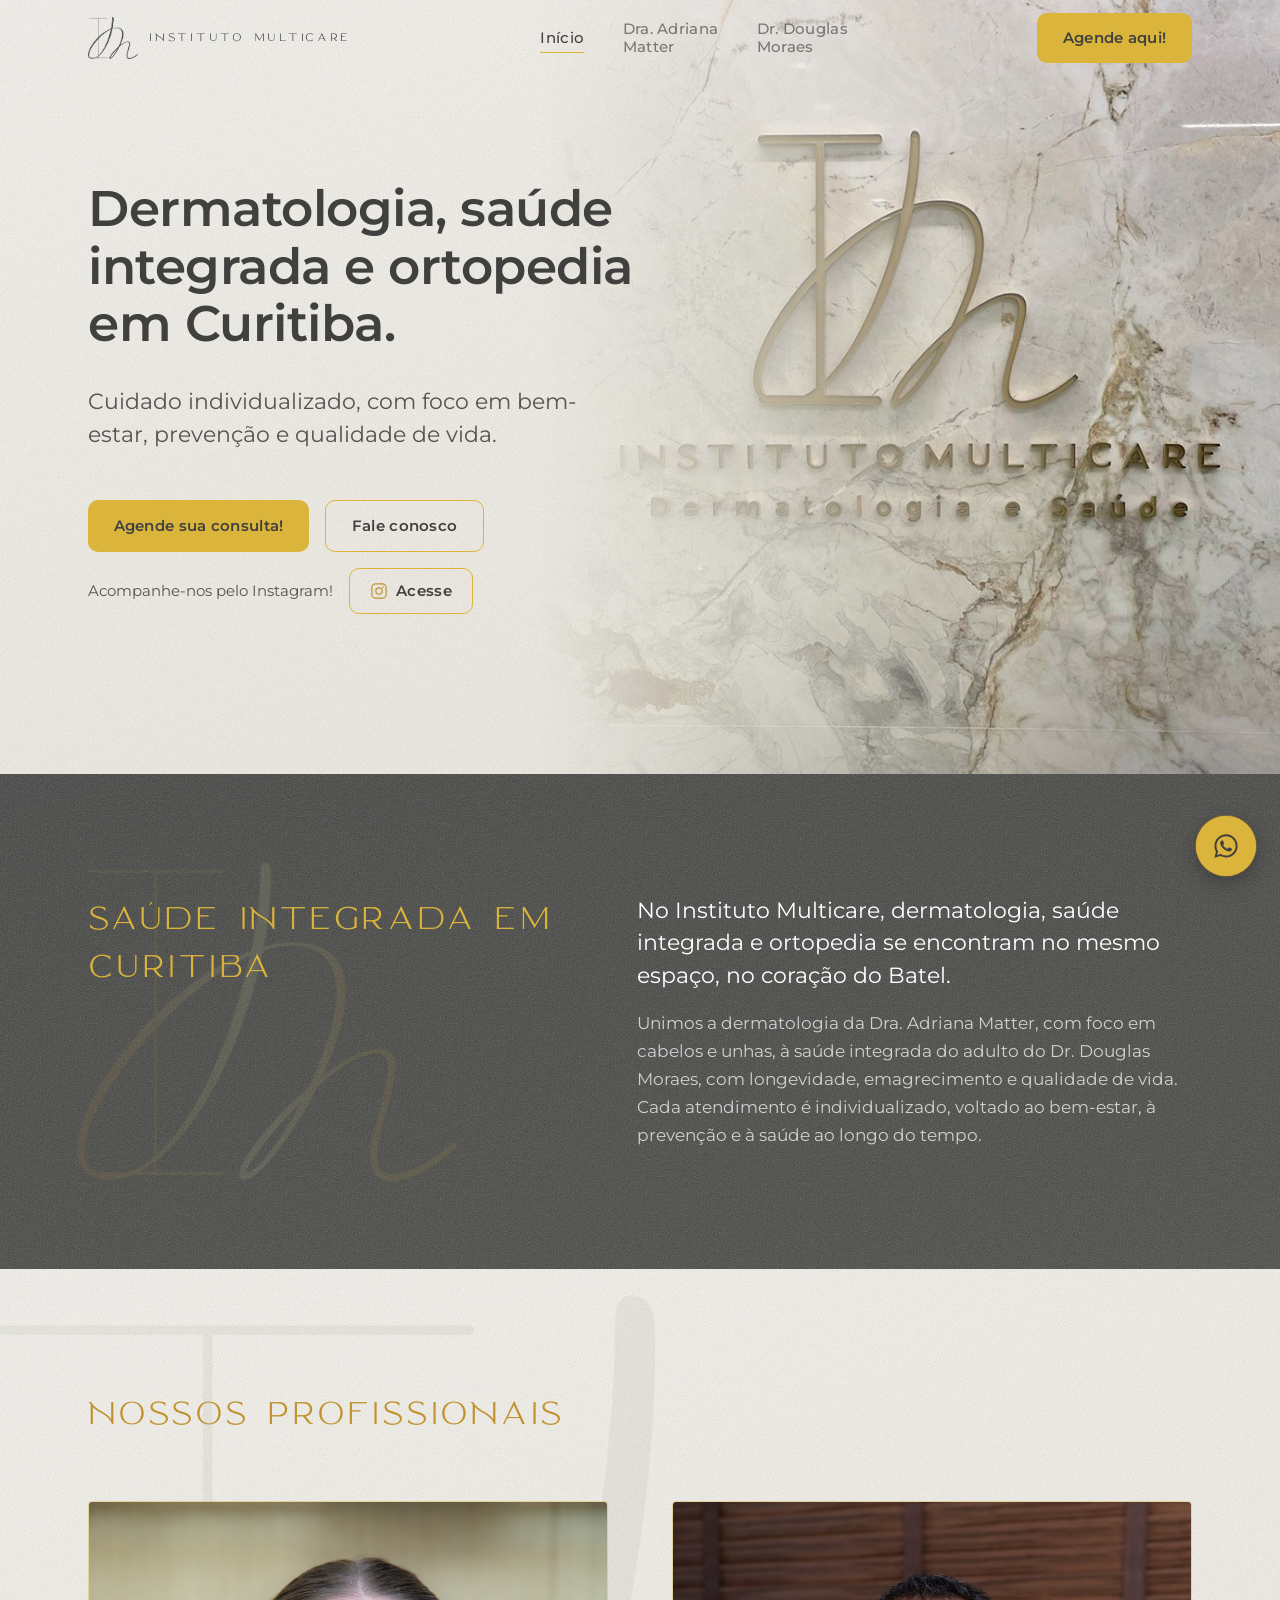
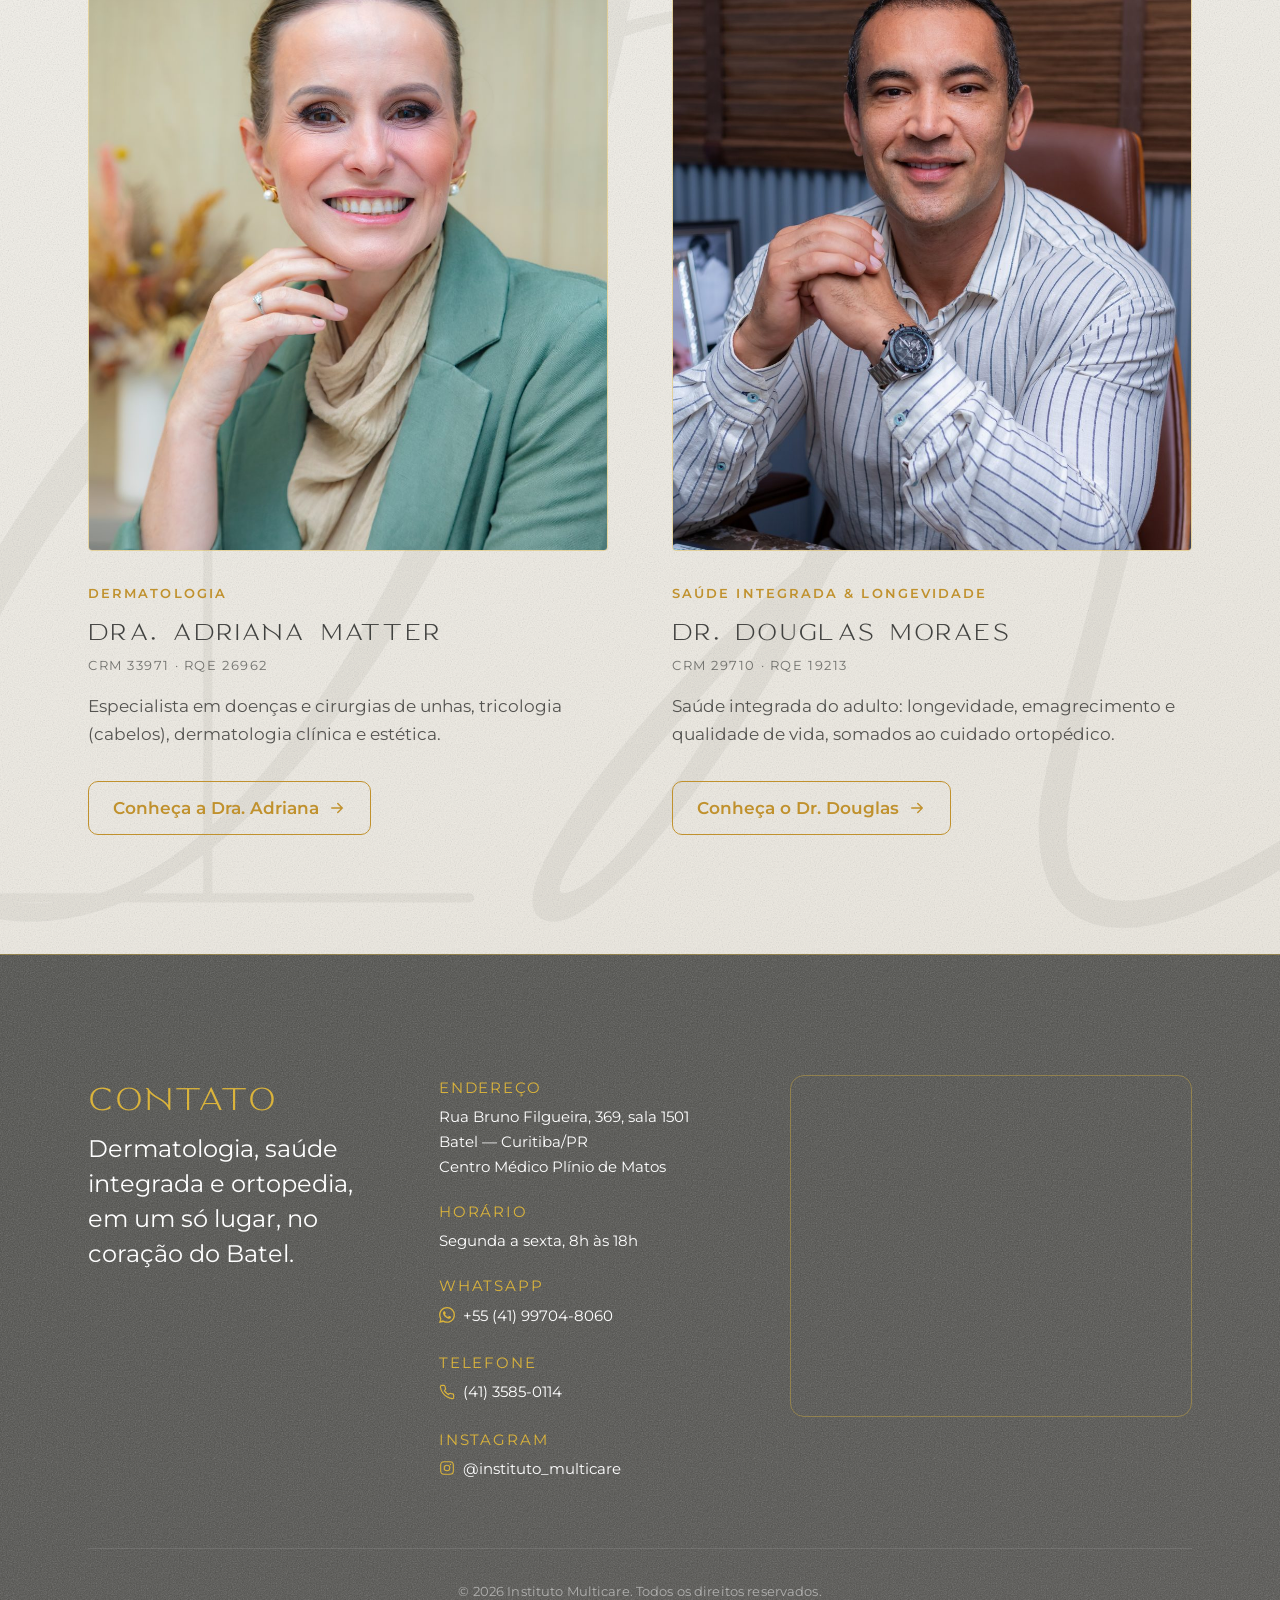
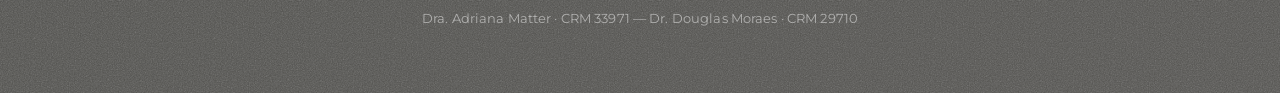
<file: index.html>
<!DOCTYPE html>
<html lang="pt-BR">
  <head>
    <!-- Google Tag Manager -->
    <script>(function(w,d,s,l,i){w[l]=w[l]||[];w[l].push({'gtm.start':
    new Date().getTime(),event:'gtm.js'});var f=d.getElementsByTagName(s)[0],
    j=d.createElement(s),dl=l!='dataLayer'?'&l='+l:'';j.async=true;j.src=
    'https://www.googletagmanager.com/gtm.js?id='+i+dl;f.parentNode.insertBefore(j,f);
    })(window,document,'script','dataLayer','GTM-MRJG7D8');</script>
    <!-- End Google Tag Manager -->
    <meta charset="UTF-8" />
    <meta name="viewport" content="width=device-width, initial-scale=1.0" />
    <title>Instituto Multicare — Dermatologia, Saúde Integrada e Ortopedia em Curitiba</title>
    <meta
      name="description"
      content="Instituto Multicare: dermatologia com a Dra. Adriana Matter e saúde integrada e ortopedia do adulto com o Dr. Douglas Moraes, no Batel, Curitiba."
    />

    <link rel="preconnect" href="https://fonts.googleapis.com" />
    <link rel="preconnect" href="https://fonts.gstatic.com" crossorigin />
    <link
      href="https://fonts.googleapis.com/css2?family=Montserrat:wght@400;500;600;700&display=swap"
      rel="stylesheet"
    />
    <link rel="preload" as="font" type="font/woff2" href="assets/fonts/marisa.woff2" crossorigin />
    <link rel="icon" href="favicon.ico" sizes="any" />
    <link rel="icon" type="image/png" sizes="32x32" href="assets/img/favicon-32.png" />
    <link rel="apple-touch-icon" href="assets/img/apple-touch-icon.png" />

    <link rel="canonical" href="https://institutomulticare.com.br/" />
    <meta property="og:type" content="website" />
    <meta property="og:site_name" content="Instituto Multicare" />
    <meta property="og:locale" content="pt_BR" />
    <meta property="og:url" content="https://institutomulticare.com.br/" />
    <meta property="og:title" content="Instituto Multicare — Dermatologia, Saúde Integrada e Ortopedia em Curitiba" />
    <meta property="og:description" content="Instituto Multicare: dermatologia com a Dra. Adriana Matter e saúde integrada e ortopedia do adulto com o Dr. Douglas Moraes, no Batel, Curitiba." />
    <meta property="og:image" content="https://institutomulticare.com.br/assets/img/og-image.png" />
    <meta property="og:image:width" content="1200" />
    <meta property="og:image:height" content="630" />
    <meta name="twitter:card" content="summary_large_image" />
    <meta name="twitter:title" content="Instituto Multicare — Dermatologia, Saúde Integrada e Ortopedia em Curitiba" />
    <meta name="twitter:description" content="Instituto Multicare: dermatologia com a Dra. Adriana Matter e saúde integrada e ortopedia do adulto com o Dr. Douglas Moraes, no Batel, Curitiba." />
    <meta name="twitter:image" content="https://institutomulticare.com.br/assets/img/og-image.png" />

    <link rel="stylesheet" href="assets/css/styles.css" />
    <script src="assets/js/main.js" defer></script>
  </head>
  <body>
    <!-- Google Tag Manager (noscript) -->
    <noscript><iframe src="https://www.googletagmanager.com/ns.html?id=GTM-MRJG7D8"
    height="0" width="0" style="display:none;visibility:hidden"></iframe></noscript>
    <!-- End Google Tag Manager (noscript) -->
    <a class="skip-link" href="#main">Pular para o conteúdo</a>

    <!-- ===================== Navbar (compartilhada) ===================== -->
    <header class="nav nav--on-light" data-nav>
      <div class="container nav__inner">
        <a class="nav__brand" href="index.html" aria-label="Instituto Multicare — Início">
          <img src="assets/img/isotipo-branco.png" alt="" width="262" height="220" />
          <span class="nav__wordmark">Instituto Multicare</span>
        </a>

        <nav aria-label="Navegação principal">
          <ul class="nav__menu">
            <li><a class="nav__link" href="index.html" aria-current="page">Início</a></li>
            <li><a class="nav__link" href="adriana.html">Dra. Adriana<br />Matter</a></li>
            <li><a class="nav__link" href="douglas.html">Dr. Douglas<br />Moraes</a></li>
          </ul>
        </nav>

        <div class="nav__actions">
          <a
            class="btn btn--primary"
            href="https://wa.me/5541997048060?text=Ol%C3%A1!%20Gostaria%20de%20agendar%20uma%20consulta%20no%20Instituto%20Multicare.%20Poderiam%20me%20ajudar%20com%20os%20hor%C3%A1rios%20dispon%C3%ADveis%3F"
            target="_blank"
            rel="noopener"
            >Agende aqui!</a
          >
          <button
            class="nav__toggle"
            type="button"
            data-nav-toggle
            aria-expanded="false"
            aria-controls="nav-panel"
            aria-label="Abrir menu"
          >
            <span></span>
          </button>
        </div>
      </div>

      <!-- Painel mobile -->
      <div class="nav__panel" id="nav-panel" data-nav-panel>
        <ul class="nav__menu">
          <li><a class="nav__link" href="index.html" aria-current="page">Início</a></li>
          <li><a class="nav__link" href="adriana.html">Dra. Adriana<br />Matter</a></li>
          <li><a class="nav__link" href="douglas.html">Dr. Douglas<br />Moraes</a></li>
        </ul>
        <a
          class="btn btn--primary"
          href="https://wa.me/5541997048060?text=Ol%C3%A1!%20Gostaria%20de%20agendar%20uma%20consulta%20no%20Instituto%20Multicare.%20Poderiam%20me%20ajudar%20com%20os%20hor%C3%A1rios%20dispon%C3%ADveis%3F"
          target="_blank"
          rel="noopener"
          >Agende sua consulta</a
        >
      </div>
    </header>

    <!-- ===================== Conteúdo ===================== -->
    <main id="main">
      <!-- Hero (provisório — seções da Início serão construídas em seguida) -->
      <section class="hero hero--home">
        <div class="hero__media" role="img" aria-label="Recepção do Instituto Multicare, com a marca em destaque na parede de mármore"></div>
        <div class="container">
          <div class="hero__inner">
            <h1 class="sr-only">
              Instituto Multicare — Dermatologia, Saúde Integrada e Ortopedia em Curitiba
            </h1>
            <p class="hero__lead reveal">
              Dermatologia, saúde integrada e ortopedia em Curitiba.
            </p>
            <p class="hero__sub reveal" style="--reveal-delay: 0.12s">
              Cuidado individualizado, com foco em bem-estar, prevenção e
              qualidade de vida.
            </p>
          <div class="hero__cta reveal" style="--reveal-delay: 0.24s">
            <a
              class="btn btn--primary"
              href="https://wa.me/5541997048060?text=Ol%C3%A1!%20Gostaria%20de%20agendar%20uma%20consulta%20no%20Instituto%20Multicare.%20Poderiam%20me%20ajudar%20com%20os%20hor%C3%A1rios%20dispon%C3%ADveis%3F"
              target="_blank"
              rel="noopener"
              >Agende sua consulta!</a
            >
            <a class="btn btn--ghost" href="#contato">Fale conosco</a>
          </div>
          <div class="hero__social reveal" style="--reveal-delay: 0.32s">
            <span class="hero__social-text">Acompanhe-nos pelo Instagram!</span>
            <a
              class="btn btn--ghost btn--ig"
              href="https://www.instagram.com/instituto_multicare/"
              target="_blank"
              rel="noopener"
              aria-label="Acompanhe o Instituto Multicare no Instagram"
            >
              <svg viewBox="0 0 24 24" fill="none" aria-hidden="true" focusable="false"><rect x="2.5" y="2.5" width="19" height="19" rx="5" stroke="currentColor" stroke-width="1.6"/><circle cx="12" cy="12" r="4.2" stroke="currentColor" stroke-width="1.6"/><circle cx="17.3" cy="6.7" r="1.1" fill="currentColor"/></svg>
              Acesse
            </a>
          </div>
          </div>
        </div>
      </section>

      <!-- Sobre o instituto -->
      <section class="section section--dark" aria-labelledby="sobre-titulo">
        <div class="container intro">
          <h2 class="t-headline reveal" id="sobre-titulo">Saúde integrada em Curitiba</h2>
          <div class="intro__text reveal" style="--reveal-delay: 0.12s">
            <p>
              No Instituto Multicare, dermatologia, saúde integrada e ortopedia
              se encontram no mesmo espaço, no coração do Batel.
            </p>
            <p>
              Unimos a dermatologia da Dra. Adriana Matter, com foco em cabelos e
              unhas, à saúde integrada do adulto do Dr. Douglas Moraes, com
              longevidade, emagrecimento e qualidade de vida. Cada atendimento é
              individualizado, voltado ao bem-estar, à prevenção e à saúde ao
              longo do tempo.
            </p>
          </div>
        </div>
      </section>

      <!-- As duas frentes -->
      <section class="section section--light" aria-labelledby="medicos-titulo">
        <div class="container">
          <h2 class="t-headline section-heading section-heading--gold reveal" id="medicos-titulo">Nossos profissionais</h2>
          <div class="fronts">
            <a class="front reveal" href="adriana.html">
              <div class="front__media">
                <img
                  src="assets/img/dra-adriana.jpg"
                  alt="Dra. Adriana Matter"
                  width="1000"
                  height="1500"
                  loading="lazy"
                />
              </div>
              <span class="front__label">Dermatologia</span>
              <h3 class="front__name">Dra. Adriana Matter</h3>
              <p class="front__cred">CRM 33971 · RQE 26962</p>
              <p class="front__desc">
                Especialista em doenças e cirurgias de unhas, tricologia
                (cabelos), dermatologia clínica e estética.
              </p>
              <span class="front__more">
                Conheça a Dra. Adriana
                <svg viewBox="0 0 24 24" fill="none" stroke="currentColor" stroke-width="2" stroke-linecap="round" stroke-linejoin="round" aria-hidden="true"><path d="M5 12h14M13 6l6 6-6 6"/></svg>
              </span>
            </a>

            <a class="front reveal" href="douglas.html" style="--reveal-delay: 0.12s">
              <div class="front__media">
                <img
                  src="assets/img/dr-douglas.jpg"
                  alt="Dr. Douglas Moraes"
                  width="1000"
                  height="1500"
                  loading="lazy"
                />
              </div>
              <span class="front__label">Saúde Integrada &amp; Longevidade</span>
              <h3 class="front__name">Dr. Douglas Moraes</h3>
              <p class="front__cred">CRM 29710 · RQE 19213</p>
              <p class="front__desc">
                Saúde integrada do adulto: longevidade, emagrecimento e
                qualidade de vida, somados ao cuidado ortopédico.
              </p>
              <span class="front__more">
                Conheça o Dr. Douglas
                <svg viewBox="0 0 24 24" fill="none" stroke="currentColor" stroke-width="2" stroke-linecap="round" stroke-linejoin="round" aria-hidden="true"><path d="M5 12h14M13 6l6 6-6 6"/></svg>
              </span>
            </a>
          </div>
        </div>
      </section>
    </main>

    <!-- ===================== Rodapé / Contato (compartilhado) ===================== -->
    <footer class="footer" id="contato">
      <div class="container">
        <div class="footer__grid">
          <div class="footer__brand reveal">
            <span class="eyebrow footer__eyebrow">Contato</span>
            <p>
              Dermatologia, saúde integrada e ortopedia, em um só lugar, no
              coração do Batel.
            </p>
          </div>

          <div class="reveal" style="--reveal-delay: 0.1s">
            <ul class="footer__list">
              <li>
                <span class="footer__label">Endereço</span>
                Rua Bruno Filgueira, 369, sala 1501<br />Batel — Curitiba/PR<br />Centro
                Médico Plínio de Matos
              </li>
              <li>
                <span class="footer__label">Horário</span>
                Segunda a sexta, 8h às 18h
              </li>
              <li>
                <span class="footer__label">WhatsApp</span>
                <a
                  href="https://wa.me/5541997048060?text=Ol%C3%A1!%20Gostaria%20de%20agendar%20uma%20consulta%20no%20Instituto%20Multicare.%20Poderiam%20me%20ajudar%20com%20os%20hor%C3%A1rios%20dispon%C3%ADveis%3F"
                  target="_blank"
                  rel="noopener"
                  ><svg viewBox="0 0 24 24" fill="currentColor" aria-hidden="true"><path d="M.057 24l1.687-6.163a11.867 11.867 0 0 1-1.587-5.945C.16 5.335 5.495 0 12.05 0a11.82 11.82 0 0 1 8.413 3.488 11.82 11.82 0 0 1 3.48 8.414c-.003 6.557-5.338 11.892-11.893 11.892a11.9 11.9 0 0 1-5.688-1.448L.057 24zm6.597-3.807c1.676.995 3.276 1.591 5.392 1.592 5.448 0 9.886-4.434 9.889-9.885.002-5.462-4.415-9.89-9.881-9.892-5.452 0-9.887 4.434-9.889 9.884a9.86 9.86 0 0 0 1.51 5.26l-.999 3.648 3.737-.981zm11.387-5.464c-.074-.124-.272-.198-.57-.347-.297-.149-1.758-.868-2.031-.967-.272-.099-.47-.149-.669.149-.198.297-.768.967-.941 1.165-.173.198-.347.223-.644.074-.297-.149-1.255-.462-2.39-1.475-.883-.788-1.48-1.761-1.653-2.059-.173-.297-.018-.458.13-.606.134-.133.297-.347.446-.521.151-.172.2-.296.3-.495.099-.198.05-.372-.025-.521-.075-.148-.669-1.611-.916-2.206-.242-.579-.487-.501-.669-.51l-.57-.01c-.198 0-.52.074-.792.372-.272.297-1.04 1.016-1.04 2.479 0 1.462 1.065 2.875 1.213 3.074.149.198 2.096 3.2 5.077 4.487.709.306 1.263.489 1.694.626.712.226 1.36.194 1.872.118.571-.085 1.758-.719 2.006-1.413.248-.695.248-1.29.173-1.414z"/></svg>+55 (41) 99704-8060</a
                >
              </li>
              <li>
                <span class="footer__label">Telefone</span>
                <a href="tel:+554135850114"><svg viewBox="0 0 24 24" fill="none" stroke="currentColor" stroke-width="1.7" stroke-linecap="round" stroke-linejoin="round" aria-hidden="true"><path d="M22 16.92v3a2 2 0 0 1-2.18 2 19.79 19.79 0 0 1-8.63-3.07 19.5 19.5 0 0 1-6-6 19.79 19.79 0 0 1-3.07-8.67A2 2 0 0 1 4.11 2h3a2 2 0 0 1 2 1.72c.13.96.36 1.9.7 2.81a2 2 0 0 1-.45 2.11L8.09 9.91a16 16 0 0 0 6 6l1.27-1.27a2 2 0 0 1 2.11-.45c.91.34 1.85.57 2.81.7A2 2 0 0 1 22 16.92z"/></svg>(41) 3585-0114</a>
              </li>
              <li>
                <span class="footer__label">Instagram</span>
                <a href="https://www.instagram.com/instituto_multicare/" target="_blank" rel="noopener"><svg viewBox="0 0 24 24" fill="none" aria-hidden="true"><rect x="2.5" y="2.5" width="19" height="19" rx="5" stroke="currentColor" stroke-width="1.6"/><circle cx="12" cy="12" r="4.2" stroke="currentColor" stroke-width="1.6"/><circle cx="17.3" cy="6.7" r="1.1" fill="currentColor"/></svg>@instituto_multicare</a>
              </li>
            </ul>
          </div>

          <div class="reveal" style="--reveal-delay: 0.2s">
            <div class="footer__map">
              <iframe
                title="Mapa — Instituto Multicare, Rua Bruno Filgueira 369, Curitiba"
                src="https://maps.google.com/maps?q=Instituto%20Multicare%2C%20Rua%20Bruno%20Filgueira%20369%2C%20Curitiba&z=16&output=embed"
                loading="lazy"
                referrerpolicy="no-referrer-when-downgrade"
              ></iframe>
            </div>
          </div>
        </div>

        <div class="footer__bottom">
          <span>© <span data-year>2026</span> Instituto Multicare. Todos os direitos reservados.</span>
          <span>Dra. Adriana Matter · CRM 33971 — Dr. Douglas Moraes · CRM 29710</span>
        </div>
      </div>
    </footer>
    <!-- Botão flutuante de WhatsApp -->
    <a
      class="wa-float"
      href="https://wa.me/5541997048060?text=Ol%C3%A1!%20Gostaria%20de%20agendar%20uma%20consulta%20no%20Instituto%20Multicare.%20Poderiam%20me%20ajudar%20com%20os%20hor%C3%A1rios%20dispon%C3%ADveis%3F"
      target="_blank"
      rel="noopener"
      aria-label="Agende sua consulta pelo WhatsApp"
    >
      <span class="wa-float__ring" aria-hidden="true"></span>
      <svg class="wa-float__icon" viewBox="0 0 24 24" width="28" height="28" aria-hidden="true" focusable="false">
        <path fill="currentColor" d="M19.05 4.91A9.82 9.82 0 0 0 12.04 2C6.58 2 2.13 6.45 2.13 11.91c0 1.75.46 3.45 1.32 4.95L2 22l5.25-1.38a9.9 9.9 0 0 0 4.79 1.22h.01c5.46 0 9.9-4.45 9.9-9.91 0-2.65-1.03-5.14-2.9-7.02Zm-7.01 15.24h-.01a8.2 8.2 0 0 1-4.19-1.15l-.3-.18-3.12.82.83-3.04-.2-.31a8.2 8.2 0 0 1-1.26-4.38c0-4.54 3.7-8.24 8.25-8.24 2.2 0 4.27.86 5.83 2.42a8.2 8.2 0 0 1 2.41 5.83c0 4.54-3.7 8.24-8.24 8.24Zm4.52-6.16c-.25-.12-1.47-.72-1.69-.81-.23-.08-.39-.12-.56.12-.16.25-.64.81-.79.98-.14.16-.29.18-.54.06-.25-.12-1.05-.39-1.99-1.23-.74-.66-1.23-1.47-1.38-1.72-.14-.25-.02-.38.11-.5.11-.11.25-.29.37-.43.13-.14.17-.25.25-.41.08-.16.04-.31-.02-.43-.06-.12-.56-1.34-.76-1.84-.2-.48-.41-.42-.56-.43-.14-.01-.31-.01-.47-.01-.16 0-.43.06-.66.31-.23.25-.86.85-.86 2.07 0 1.22.89 2.4 1.01 2.56.12.16 1.75 2.67 4.24 3.74.59.26 1.05.41 1.41.52.59.19 1.13.16 1.56.1.48-.07 1.47-.6 1.68-1.18.21-.58.21-1.07.14-1.18-.06-.11-.22-.17-.47-.29Z"/>
      </svg>
    </a>
  </body>
</html>
</file>
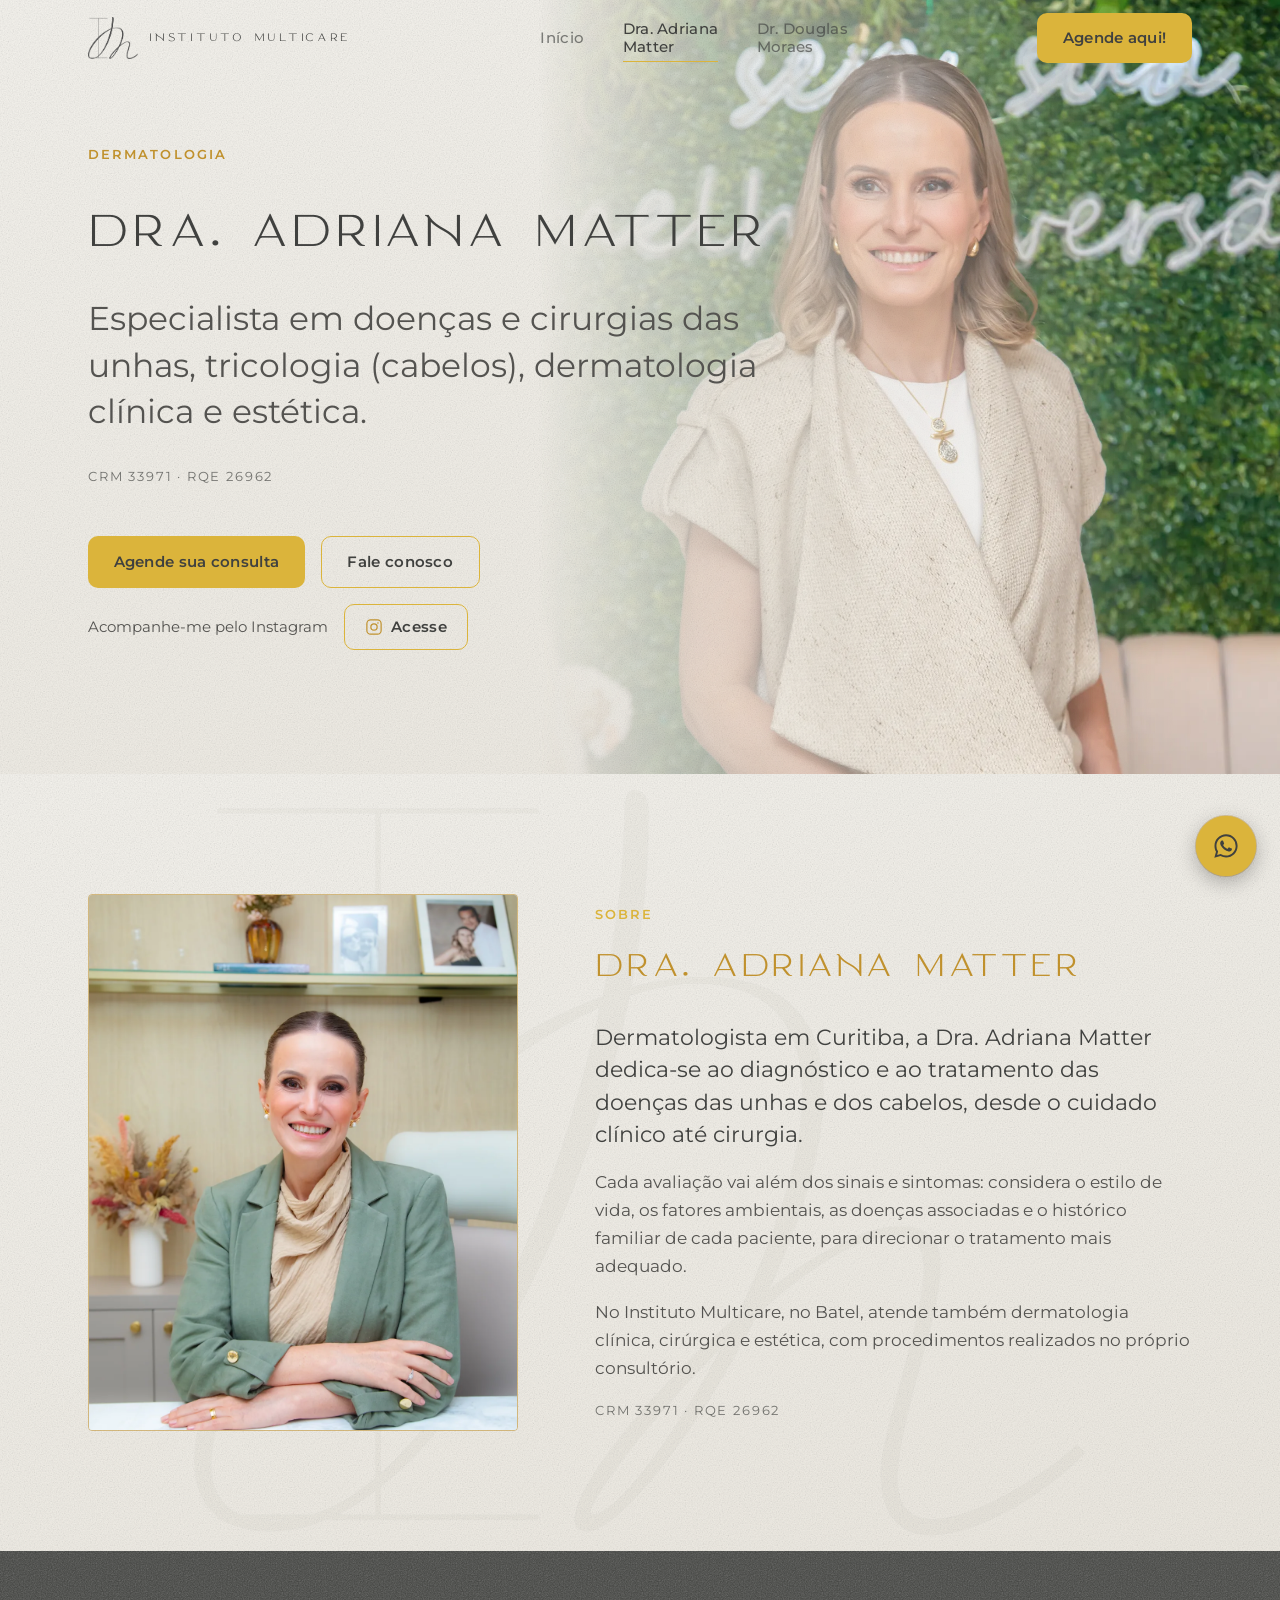
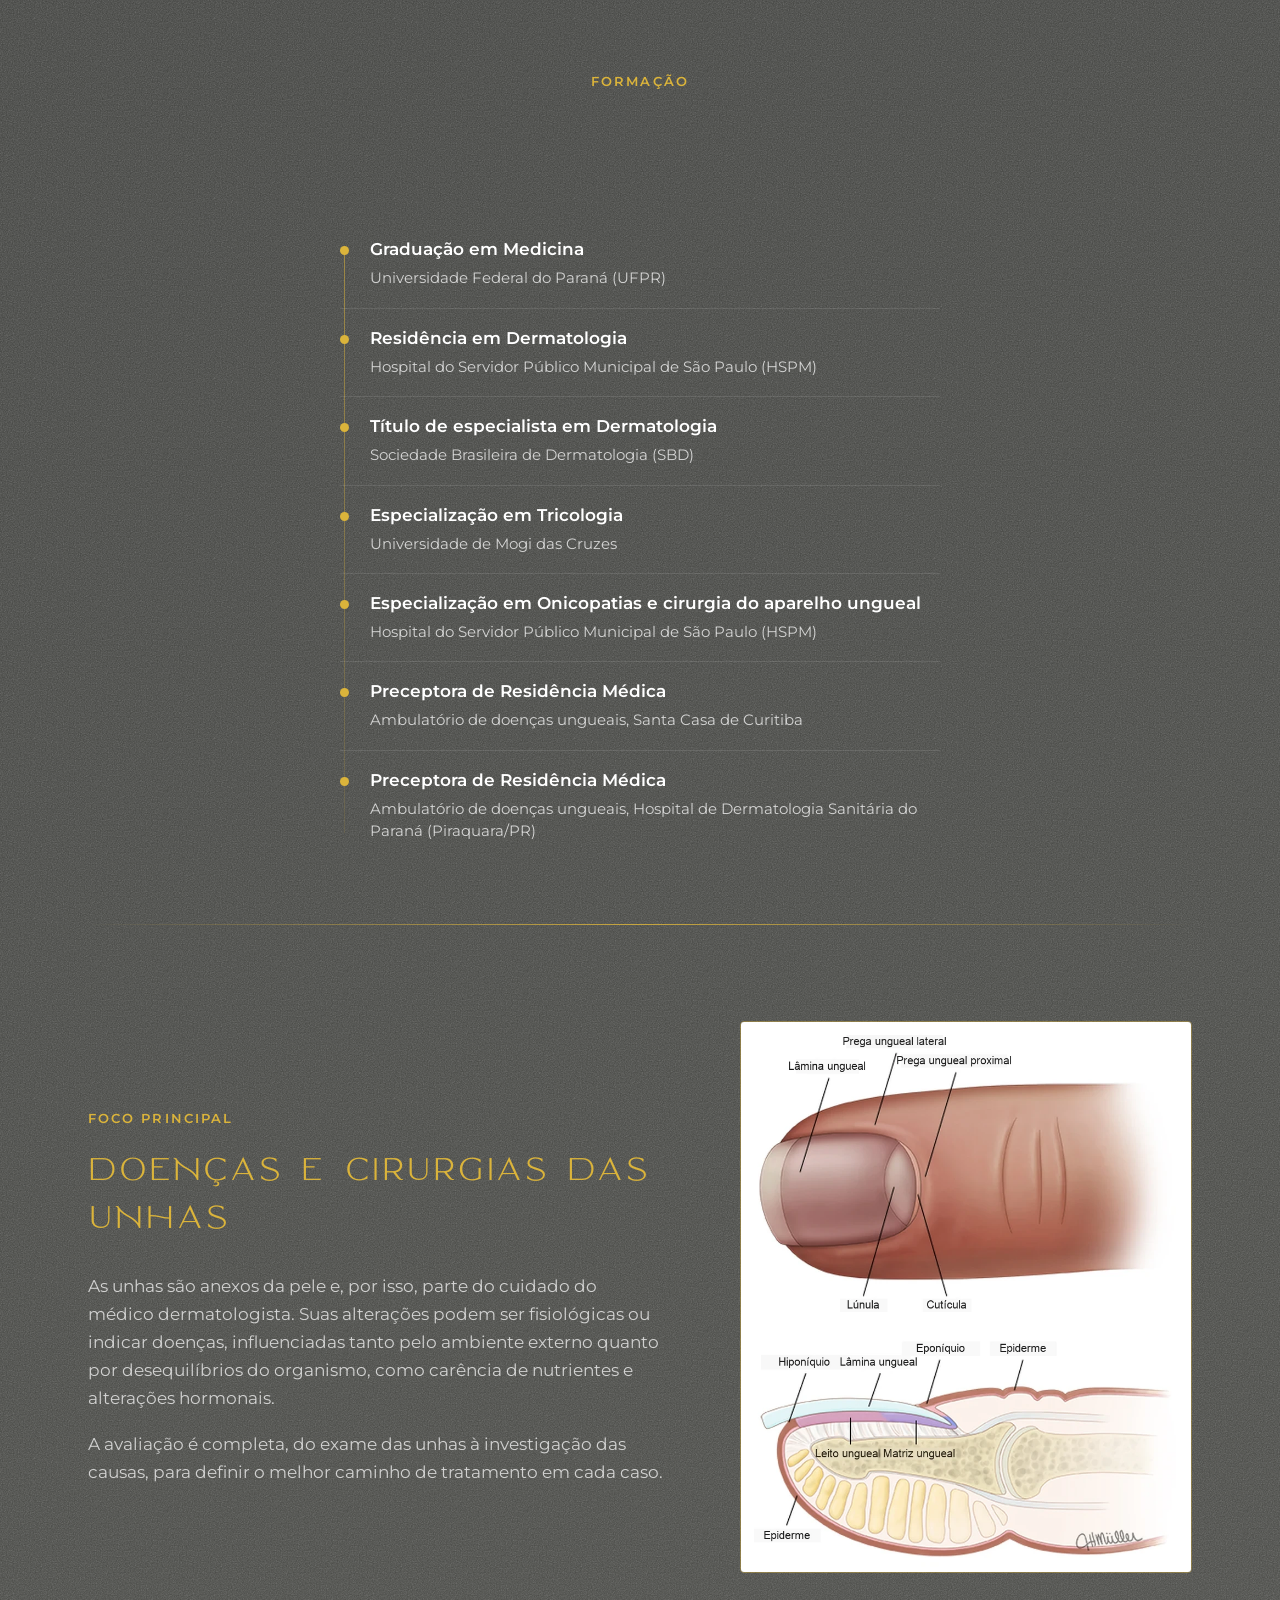
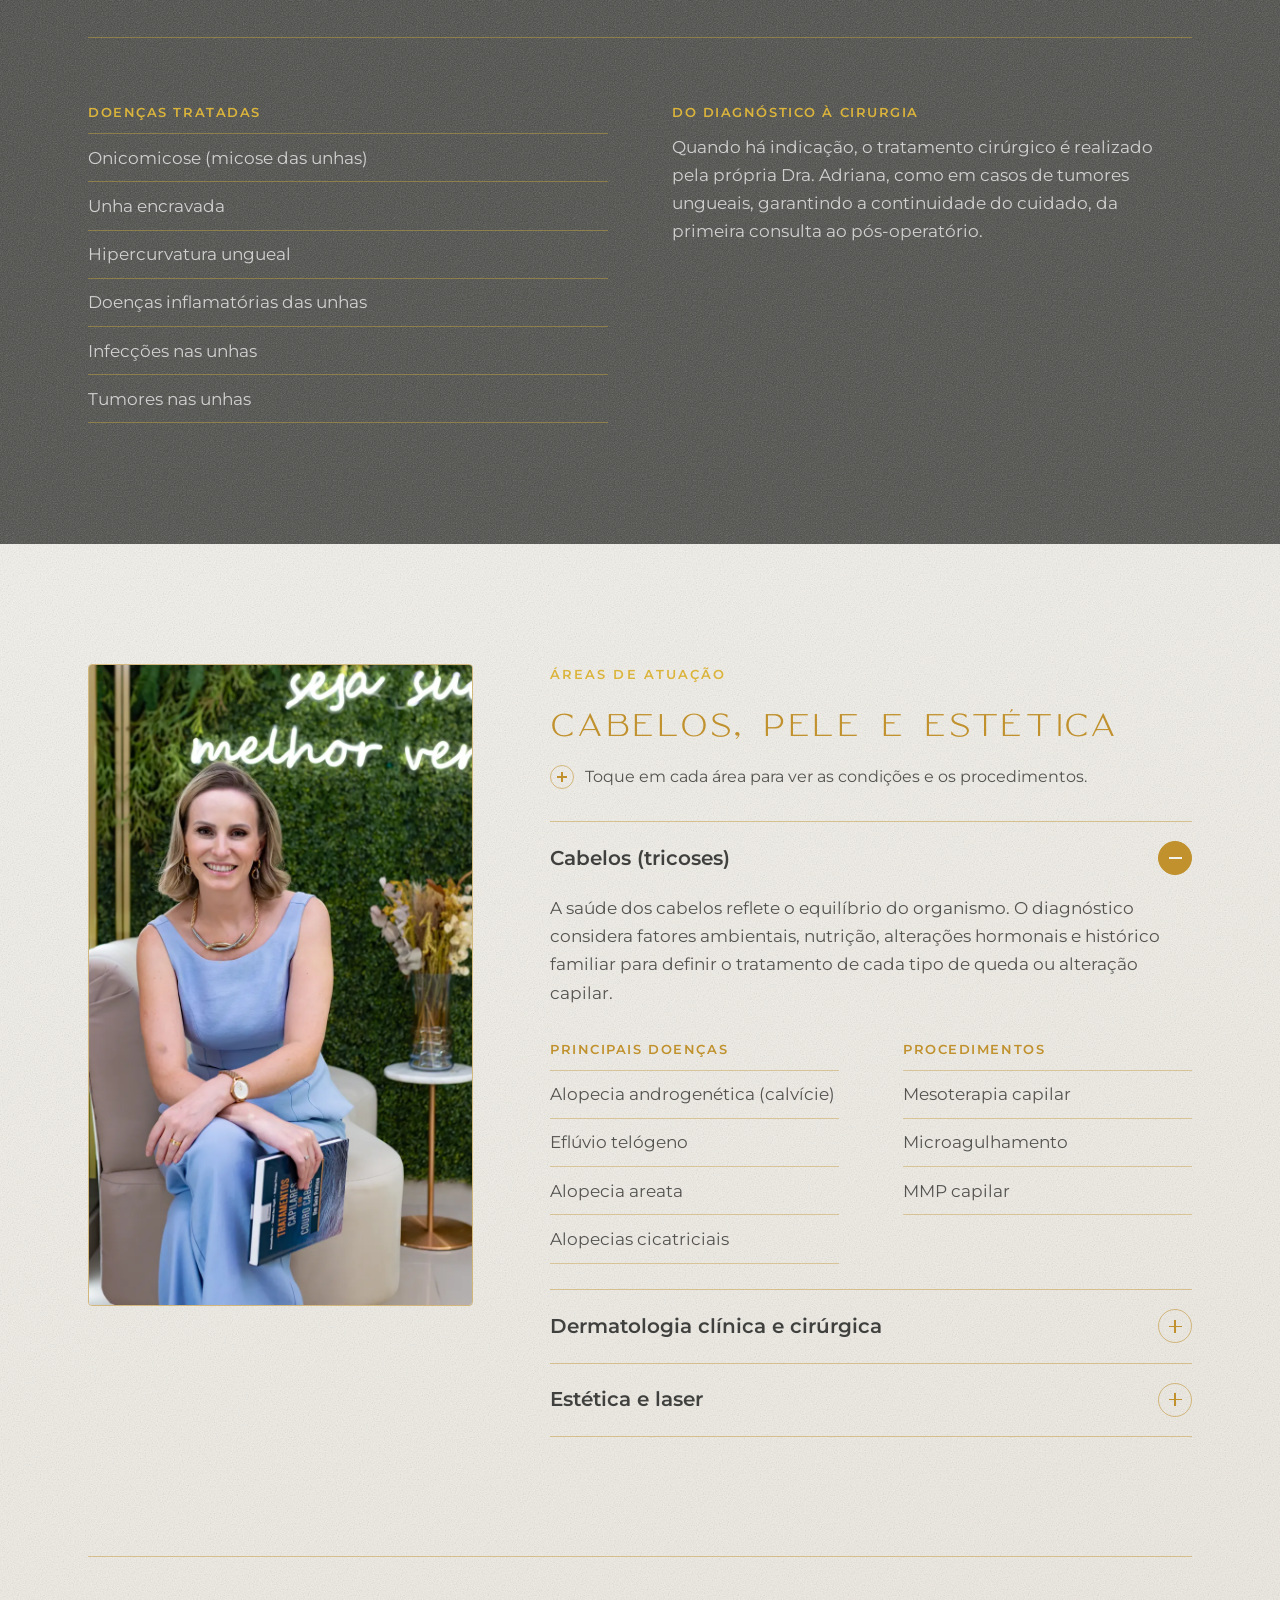
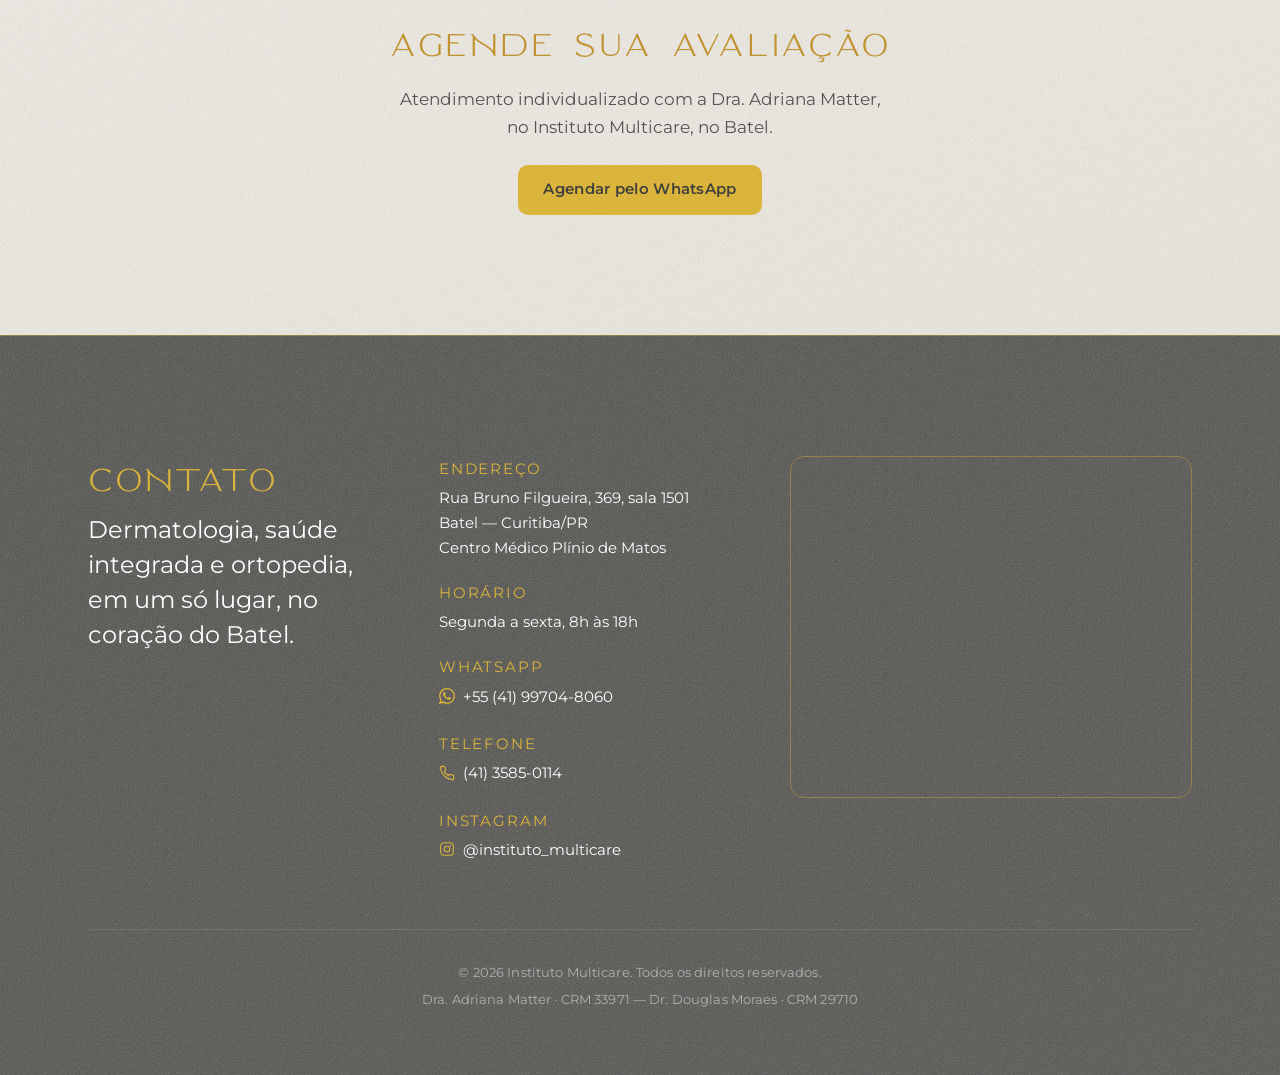
<file: adriana.html>
<!DOCTYPE html>
<html lang="pt-BR">
  <head>
    <!-- Google Tag Manager -->
    <script>(function(w,d,s,l,i){w[l]=w[l]||[];w[l].push({'gtm.start':
    new Date().getTime(),event:'gtm.js'});var f=d.getElementsByTagName(s)[0],
    j=d.createElement(s),dl=l!='dataLayer'?'&l='+l:'';j.async=true;j.src=
    'https://www.googletagmanager.com/gtm.js?id='+i+dl;f.parentNode.insertBefore(j,f);
    })(window,document,'script','dataLayer','GTM-MRJG7D8');</script>
    <!-- End Google Tag Manager -->
    <meta charset="UTF-8" />
    <meta name="viewport" content="width=device-width, initial-scale=1.0" />
    <title>Dra. Adriana Matter — Dermatologia | Instituto Multicare</title>
    <meta
      name="description"
      content="Dra. Adriana Matter, dermatologista no Instituto Multicare, em Curitiba. Especialista em doenças e cirurgias de unhas, tricologia (cabelos), dermatologia clínica e estética."
    />

    <link rel="preconnect" href="https://fonts.googleapis.com" />
    <link rel="preconnect" href="https://fonts.gstatic.com" crossorigin />
    <link
      href="https://fonts.googleapis.com/css2?family=Montserrat:wght@400;500;600;700&display=swap"
      rel="stylesheet"
    />
    <link rel="preload" as="font" type="font/woff2" href="assets/fonts/marisa.woff2" crossorigin />
    <link rel="icon" href="favicon.ico" sizes="any" />
    <link rel="icon" type="image/png" sizes="32x32" href="assets/img/favicon-32.png" />
    <link rel="apple-touch-icon" href="assets/img/apple-touch-icon.png" />

    <link rel="canonical" href="https://institutomulticare.com.br/adriana.html" />
    <meta property="og:type" content="profile" />
    <meta property="og:site_name" content="Instituto Multicare" />
    <meta property="og:locale" content="pt_BR" />
    <meta property="og:url" content="https://institutomulticare.com.br/adriana.html" />
    <meta property="og:title" content="Dra. Adriana Matter — Dermatologia | Instituto Multicare" />
    <meta property="og:description" content="Dra. Adriana Matter, dermatologista no Instituto Multicare, em Curitiba. Especialista em doenças e cirurgias de unhas, tricologia (cabelos), dermatologia clínica e estética." />
    <meta property="og:image" content="https://institutomulticare.com.br/assets/img/og-adriana.png" />
    <meta property="og:image:width" content="1200" />
    <meta property="og:image:height" content="630" />
    <meta name="twitter:card" content="summary_large_image" />
    <meta name="twitter:title" content="Dra. Adriana Matter — Dermatologia | Instituto Multicare" />
    <meta name="twitter:description" content="Dra. Adriana Matter, dermatologista no Instituto Multicare, em Curitiba. Especialista em doenças e cirurgias de unhas, tricologia (cabelos), dermatologia clínica e estética." />
    <meta name="twitter:image" content="https://institutomulticare.com.br/assets/img/og-adriana.png" />

    <link rel="stylesheet" href="assets/css/styles.css" />
    <script src="assets/js/main.js" defer></script>
  </head>
  <body>
    <!-- Google Tag Manager (noscript) -->
    <noscript><iframe src="https://www.googletagmanager.com/ns.html?id=GTM-MRJG7D8"
    height="0" width="0" style="display:none;visibility:hidden"></iframe></noscript>
    <!-- End Google Tag Manager (noscript) -->
    <a class="skip-link" href="#main">Pular para o conteúdo</a>

    <!-- ===================== Navbar (compartilhada) ===================== -->
    <header class="nav nav--on-light" data-nav>
      <div class="container nav__inner">
        <a class="nav__brand" href="index.html" aria-label="Instituto Multicare — Início">
          <img src="assets/img/isotipo-branco.png" alt="" width="262" height="220" />
          <span class="nav__wordmark">Instituto Multicare</span>
        </a>

        <nav aria-label="Navegação principal">
          <ul class="nav__menu">
            <li><a class="nav__link" href="index.html">Início</a></li>
            <li><a class="nav__link" href="adriana.html" aria-current="page">Dra. Adriana<br />Matter</a></li>
            <li><a class="nav__link" href="douglas.html">Dr. Douglas<br />Moraes</a></li>
          </ul>
        </nav>

        <div class="nav__actions">
          <a
            class="btn btn--primary"
            href="https://wa.me/5541997048060?text=Ol%C3%A1!%20Gostaria%20de%20agendar%20uma%20consulta%20no%20Instituto%20Multicare.%20Poderiam%20me%20ajudar%20com%20os%20hor%C3%A1rios%20dispon%C3%ADveis%3F"
            target="_blank"
            rel="noopener"
            >Agende aqui!</a
          >
          <button
            class="nav__toggle"
            type="button"
            data-nav-toggle
            aria-expanded="false"
            aria-controls="nav-panel"
            aria-label="Abrir menu"
          >
            <span></span>
          </button>
        </div>
      </div>

      <!-- Painel mobile -->
      <div class="nav__panel" id="nav-panel" data-nav-panel>
        <ul class="nav__menu">
          <li><a class="nav__link" href="index.html">Início</a></li>
          <li><a class="nav__link" href="adriana.html" aria-current="page">Dra. Adriana<br />Matter</a></li>
          <li><a class="nav__link" href="douglas.html">Dr. Douglas<br />Moraes</a></li>
        </ul>
        <a
          class="btn btn--primary"
          href="https://wa.me/5541997048060?text=Ol%C3%A1!%20Gostaria%20de%20agendar%20uma%20consulta%20no%20Instituto%20Multicare.%20Poderiam%20me%20ajudar%20com%20os%20hor%C3%A1rios%20dispon%C3%ADveis%3F"
          target="_blank"
          rel="noopener"
          >Agende sua consulta</a
        >
      </div>
    </header>

    <!-- ===================== Conteúdo ===================== -->
    <main id="main">
      <!-- Hero (faixa clara, foto da médica esmaecendo à direita) -->
      <section class="hero hero--home hero--adriana">
        <div
          class="hero__media"
          role="img"
          aria-label="Dra. Adriana Matter, dermatologista, no Instituto Multicare"
        ></div>
        <div class="container">
          <div class="hero__inner">
            <p class="hero__eyebrow reveal">Dermatologia</p>
            <h1 class="hero__title reveal" style="--reveal-delay: 0.06s">
              Dra. Adriana Matter
            </h1>
            <p class="hero__tagline reveal" style="--reveal-delay: 0.12s">
              Especialista em doenças e cirurgias das unhas, tricologia (cabelos),
              dermatologia clínica e estética.
            </p>
            <p class="hero__credentials reveal" style="--reveal-delay: 0.18s">CRM 33971 · RQE 26962</p>
            <div class="hero__cta reveal" style="--reveal-delay: 0.24s">
              <a
                class="btn btn--primary"
                href="https://wa.me/5541997048060?text=Ol%C3%A1!%20Gostaria%20de%20agendar%20uma%20consulta%20com%20a%20Dra.%20Adriana%20Matter%20no%20Instituto%20Multicare.%20Poderiam%20me%20ajudar%20com%20os%20hor%C3%A1rios%20dispon%C3%ADveis%3F"
                target="_blank"
                rel="noopener"
                >Agende sua consulta</a
              >
              <a class="btn btn--ghost" href="#contato">Fale conosco</a>
            </div>
            <div class="hero__social reveal" style="--reveal-delay: 0.32s">
              <span class="hero__social-text">Acompanhe-me pelo Instagram</span>
              <a
                class="btn btn--ghost btn--ig"
                href="https://www.instagram.com/dra.adrimatter/"
                target="_blank"
                rel="noopener"
                aria-label="Acompanhe a Dra. Adriana Matter no Instagram"
              >
                <svg viewBox="0 0 24 24" fill="none" aria-hidden="true" focusable="false"><rect x="2.5" y="2.5" width="19" height="19" rx="5" stroke="currentColor" stroke-width="1.6"/><circle cx="12" cy="12" r="4.2" stroke="currentColor" stroke-width="1.6"/><circle cx="17.3" cy="6.7" r="1.1" fill="currentColor"/></svg>
                Acesse
              </a>
            </div>
          </div>
        </div>
      </section>

      <!-- Sobre (faixa clara) -->
      <section class="section section--light section--mark-faint" aria-labelledby="sobre-titulo">
        <div class="container">
          <div class="bio">
            <div class="bio__media reveal">
              <img
                class="photo"
                src="assets/img/adriana-sobre.webp"
                alt="Dra. Adriana Matter em seu consultório no Instituto Multicare"
                width="1100"
                height="1650"
                loading="lazy"
              />
            </div>

            <div class="bio__text reveal" style="--reveal-delay: 0.12s">
              <span class="eyebrow">Sobre</span>
              <h2 class="t-headline" id="sobre-titulo">Dra. Adriana Matter</h2>
              <!-- BIO: rascunho — validar com a Dra. Adriana e completar com
                   formação, residência e títulos quando fornecidos. -->
              <p>
                Dermatologista em Curitiba, a Dra. Adriana Matter dedica-se ao
                diagnóstico e ao tratamento das doenças das unhas e dos cabelos,
                desde o cuidado clínico até cirurgia.
              </p>
              <p>
                Cada avaliação vai além dos sinais e sintomas: considera o
                estilo de vida, os fatores ambientais, as doenças associadas e
                o histórico familiar de cada paciente, para direcionar o
                tratamento mais adequado.
              </p>
              <p>
                No Instituto Multicare, no Batel, atende também dermatologia
                clínica, cirúrgica e estética, com procedimentos realizados no
                próprio consultório.
              </p>
              <p class="bio__cred">CRM 33971 · RQE 26962</p>
            </div>
          </div>
        </div>
      </section>

      <!-- Formação e títulos (faixa escura) -->
      <section class="section section--dark section--mark-none section--rule-end" aria-labelledby="formacao-titulo">
        <div class="container">
          <div class="formacao">
            <div class="formacao__head">
              <span class="eyebrow reveal">Formação</span>
              <h2 class="t-headline reveal" id="formacao-titulo" style="--reveal-delay: 0.06s">
                Formação e títulos
              </h2>
            </div>

            <ol class="formacao__list">
              <li class="formacao__item reveal" style="--reveal-delay: 0.1s">
                <span class="formacao__role">Graduação em Medicina</span>
                <span class="formacao__org">Universidade Federal do Paraná (UFPR)</span>
              </li>
              <li class="formacao__item reveal" style="--reveal-delay: 0.18s">
                <span class="formacao__role">Residência em Dermatologia</span>
                <span class="formacao__org">
                  Hospital do Servidor Público Municipal de São Paulo (HSPM)
                </span>
              </li>
              <li class="formacao__item reveal" style="--reveal-delay: 0.26s">
                <span class="formacao__role">Título de especialista em Dermatologia</span>
                <span class="formacao__org">Sociedade Brasileira de Dermatologia (SBD)</span>
              </li>
              <li class="formacao__item reveal" style="--reveal-delay: 0.34s">
                <span class="formacao__role">Especialização em Tricologia</span>
                <span class="formacao__org">Universidade de Mogi das Cruzes</span>
              </li>
              <li class="formacao__item reveal" style="--reveal-delay: 0.42s">
                <span class="formacao__role">
                  Especialização em Onicopatias e cirurgia do aparelho ungueal
                </span>
                <span class="formacao__org">
                  Hospital do Servidor Público Municipal de São Paulo (HSPM)
                </span>
              </li>
              <li class="formacao__item reveal" style="--reveal-delay: 0.5s">
                <span class="formacao__role">Preceptora de Residência Médica</span>
                <span class="formacao__org">
                  Ambulatório de doenças ungueais, Santa Casa de Curitiba
                </span>
              </li>
              <li class="formacao__item reveal" style="--reveal-delay: 0.58s">
                <span class="formacao__role">Preceptora de Residência Médica</span>
                <span class="formacao__org">
                  Ambulatório de doenças ungueais, Hospital de Dermatologia
                  Sanitária do Paraná (Piraquara/PR)
                </span>
              </li>
            </ol>
          </div>
          <hr class="rule-gold reveal" />
        </div>
      </section>

      <!-- Unhas — foco principal (faixa escura) -->
      <section class="section section--dark section--mark-none section--rule-start" aria-labelledby="unhas-titulo">
        <div class="container">
          <div class="focus">
            <div class="focus__intro">
              <span class="eyebrow reveal">Foco principal</span>
              <h2 class="t-headline reveal" id="unhas-titulo">Doenças e cirurgias das unhas</h2>
              <div class="reveal" style="--reveal-delay: 0.12s">
                <p>
                  As unhas são anexos da pele e, por isso, parte do cuidado do
                  médico dermatologista. Suas alterações podem ser fisiológicas
                  ou indicar doenças, influenciadas tanto pelo ambiente externo
                  quanto por desequilíbrios do organismo, como carência de
                  nutrientes e alterações hormonais.
                </p>
                <p>
                  A avaliação é completa, do exame das unhas à investigação das
                  causas, para definir o melhor caminho de tratamento em cada
                  caso.
                </p>
              </div>
            </div>

            <div class="focus__media reveal" style="--reveal-delay: 0.12s">
              <img
                class="photo photo--proc"
                src="assets/img/nail-anatomy.webp"
                alt="Ilustração da anatomia da unha: lâmina, lúnula, cutícula, leito e matriz ungueal"
                width="820"
                height="1002"
                loading="lazy"
              />
            </div>
          </div>

          <div class="focus__lists reveal" style="--reveal-delay: 0.2s">
            <div class="spec-block">
              <span class="spec-block__label">Doenças tratadas</span>
              <ul class="spec-list">
                <li>Onicomicose (micose das unhas)</li>
                <li>Unha encravada</li>
                <li>Hipercurvatura ungueal</li>
                <li>Doenças inflamatórias das unhas</li>
                <li>Infecções nas unhas</li>
                <li>Tumores nas unhas</li>
              </ul>
            </div>
            <div class="spec-block">
              <span class="spec-block__label">Do diagnóstico à cirurgia</span>
              <p>
                Quando há indicação, o tratamento cirúrgico é realizado pela
                própria Dra. Adriana, como em casos de tumores ungueais,
                garantindo a continuidade do cuidado, da primeira consulta ao
                pós-operatório.
              </p>
            </div>
          </div>
        </div>
      </section>

      <!-- Demais áreas de atuação (faixa clara, sem marca d'água) -->
      <section class="section section--light section--mark-none" aria-labelledby="areas-titulo">
        <div class="container">
          <div class="areas">
            <div class="areas__media reveal">
              <img
                class="photo photo--areas"
                src="assets/img/adriana-areas.webp"
                alt="Dra. Adriana Matter em seu consultório no Instituto Multicare"
                width="900"
                height="1350"
                loading="lazy"
              />
            </div>

            <div class="areas__main">
              <div class="areas-head">
                <span class="eyebrow reveal">Áreas de atuação</span>
                <h2 class="t-headline reveal" id="areas-titulo">Cabelos, pele e estética</h2>
                <p class="areas-hint reveal" style="--reveal-delay: 0.08s">
                  <span class="areas-hint__icon" aria-hidden="true"></span>
                  Toque em cada área para ver as condições e os procedimentos.
                </p>
              </div>

              <div class="accordion reveal" style="--reveal-delay: 0.12s">
                <!-- Cabelos (tricoses) -->
                <div class="accordion__item">
                  <h3 class="sr-only">Cabelos (tricoses)</h3>
                  <button
                    class="accordion__trigger"
                    type="button"
                    data-accordion
                    aria-expanded="true"
                    aria-controls="ac-cabelos"
                  >
                    Cabelos (tricoses)
                    <span class="accordion__icon" aria-hidden="true"></span>
                  </button>
                  <div class="accordion__panel is-open" id="ac-cabelos">
                <div>
                  <div class="accordion__body">
                    <p>
                      A saúde dos cabelos reflete o equilíbrio do organismo. O
                      diagnóstico considera fatores ambientais, nutrição,
                      alterações hormonais e histórico familiar para definir o
                      tratamento de cada tipo de queda ou alteração capilar.
                    </p>
                    <div class="accordion__cols">
                      <div class="spec-block">
                        <span class="spec-block__label">Principais doenças</span>
                        <ul class="spec-list">
                          <li>Alopecia androgenética (calvície)</li>
                          <li>Eflúvio telógeno</li>
                          <li>Alopecia areata</li>
                          <li>Alopecias cicatriciais</li>
                        </ul>
                      </div>
                      <div class="spec-block">
                        <span class="spec-block__label">Procedimentos</span>
                        <ul class="spec-list">
                          <li>Mesoterapia capilar</li>
                          <li>Microagulhamento</li>
                          <li>MMP capilar</li>
                        </ul>
                      </div>
                    </div>
                  </div>
                </div>
              </div>
            </div>

            <!-- Dermatologia clínica e cirúrgica -->
            <div class="accordion__item">
              <h3 class="sr-only">Dermatologia clínica e cirúrgica</h3>
              <button
                class="accordion__trigger"
                type="button"
                data-accordion
                aria-expanded="false"
                aria-controls="ac-clinica"
              >
                Dermatologia clínica e cirúrgica
                <span class="accordion__icon" aria-hidden="true"></span>
              </button>
              <div class="accordion__panel" id="ac-clinica">
                <div>
                  <div class="accordion__body">
                    <p>
                      Diagnóstico, prevenção e tratamento das condições da pele,
                      com soluções clínicas e procedimentos cirúrgicos
                      realizados em consultório.
                    </p>
                    <div class="accordion__cols">
                      <div class="spec-block">
                        <span class="spec-block__label">Principais doenças</span>
                        <ul class="spec-list">
                          <li>Acne</li>
                          <li>Psoríase</li>
                          <li>Dermatites</li>
                          <li>Vitiligo</li>
                          <li>Rosácea</li>
                          <li>Melasma</li>
                          <li>Urticária</li>
                          <li>Hiperidrose, entre outras</li>
                        </ul>
                      </div>
                      <div class="spec-block">
                        <span class="spec-block__label">Procedimentos</span>
                        <ul class="spec-list">
                          <li>Biópsia de pele</li>
                          <li>Crioterapia</li>
                          <li>Eletrocauterização</li>
                          <li>Exérese de lesões</li>
                          <li>Correção de lóbulo de orelha</li>
                        </ul>
                      </div>
                    </div>
                  </div>
                </div>
              </div>
            </div>

            <!-- Estética e laser -->
            <div class="accordion__item">
              <h3 class="sr-only">Estética e laser</h3>
              <button
                class="accordion__trigger"
                type="button"
                data-accordion
                aria-expanded="false"
                aria-controls="ac-estetica"
              >
                Estética e laser
                <span class="accordion__icon" aria-hidden="true"></span>
              </button>
              <div class="accordion__panel" id="ac-estetica">
                <div>
                  <div class="accordion__body">
                    <p>
                      Procedimentos estéticos personalizados, apoiados no
                      conhecimento da anatomia da face — para manter e melhorar
                      a aparência com naturalidade e segurança.
                    </p>
                    <div class="accordion__cols">
                      <div class="spec-block">
                        <span class="spec-block__label">Procedimentos</span>
                        <ul class="spec-list">
                          <li>Toxina botulínica</li>
                          <li>Preenchimento facial</li>
                          <li>Bioestimuladores de colágeno</li>
                          <li>Terapia de indução de colágeno</li>
                          <li>Ultrassom microfocado</li>
                        </ul>
                      </div>
                      <div class="spec-block">
                        <span class="spec-block__label">Laser e tecnologias</span>
                        <ul class="spec-list">
                          <li>Laser fracionado</li>
                          <li>Luz intensa pulsada</li>
                          <li>Peelings químicos</li>
                          <li>Tratamento de papada</li>
                          <li>MMP facial</li>
                        </ul>
                      </div>
                    </div>
                  </div>
                </div>
              </div>
            </div>
          </div>
            </div>
          </div>

          <!-- CTA final -->
          <div class="cta-band reveal">
            <h2 class="t-headline">Agende sua avaliação</h2>
            <p>
              Atendimento individualizado com a Dra. Adriana Matter, no
              Instituto Multicare, no Batel.
            </p>
            <a
              class="btn btn--primary"
              href="https://wa.me/5541997048060?text=Ol%C3%A1!%20Gostaria%20de%20agendar%20uma%20consulta%20com%20a%20Dra.%20Adriana%20Matter%20no%20Instituto%20Multicare.%20Poderiam%20me%20ajudar%20com%20os%20hor%C3%A1rios%20dispon%C3%ADveis%3F"
              target="_blank"
              rel="noopener"
              >Agendar pelo WhatsApp</a
            >
          </div>
        </div>
      </section>
    </main>

    <!-- ===================== Rodapé / Contato (compartilhado) ===================== -->
    <footer class="footer" id="contato">
      <div class="container">
        <div class="footer__grid">
          <div class="footer__brand reveal">
            <span class="eyebrow footer__eyebrow">Contato</span>
            <p>
              Dermatologia, saúde integrada e ortopedia, em um só lugar, no
              coração do Batel.
            </p>
          </div>

          <div class="reveal" style="--reveal-delay: 0.1s">
            <ul class="footer__list">
              <li>
                <span class="footer__label">Endereço</span>
                Rua Bruno Filgueira, 369, sala 1501<br />Batel — Curitiba/PR<br />Centro
                Médico Plínio de Matos
              </li>
              <li>
                <span class="footer__label">Horário</span>
                Segunda a sexta, 8h às 18h
              </li>
              <li>
                <span class="footer__label">WhatsApp</span>
                <a
                  href="https://wa.me/5541997048060?text=Ol%C3%A1!%20Gostaria%20de%20agendar%20uma%20consulta%20no%20Instituto%20Multicare.%20Poderiam%20me%20ajudar%20com%20os%20hor%C3%A1rios%20dispon%C3%ADveis%3F"
                  target="_blank"
                  rel="noopener"
                  ><svg viewBox="0 0 24 24" fill="currentColor" aria-hidden="true"><path d="M.057 24l1.687-6.163a11.867 11.867 0 0 1-1.587-5.945C.16 5.335 5.495 0 12.05 0a11.82 11.82 0 0 1 8.413 3.488 11.82 11.82 0 0 1 3.48 8.414c-.003 6.557-5.338 11.892-11.893 11.892a11.9 11.9 0 0 1-5.688-1.448L.057 24zm6.597-3.807c1.676.995 3.276 1.591 5.392 1.592 5.448 0 9.886-4.434 9.889-9.885.002-5.462-4.415-9.89-9.881-9.892-5.452 0-9.887 4.434-9.889 9.884a9.86 9.86 0 0 0 1.51 5.26l-.999 3.648 3.737-.981zm11.387-5.464c-.074-.124-.272-.198-.57-.347-.297-.149-1.758-.868-2.031-.967-.272-.099-.47-.149-.669.149-.198.297-.768.967-.941 1.165-.173.198-.347.223-.644.074-.297-.149-1.255-.462-2.39-1.475-.883-.788-1.48-1.761-1.653-2.059-.173-.297-.018-.458.13-.606.134-.133.297-.347.446-.521.151-.172.2-.296.3-.495.099-.198.05-.372-.025-.521-.075-.148-.669-1.611-.916-2.206-.242-.579-.487-.501-.669-.51l-.57-.01c-.198 0-.52.074-.792.372-.272.297-1.04 1.016-1.04 2.479 0 1.462 1.065 2.875 1.213 3.074.149.198 2.096 3.2 5.077 4.487.709.306 1.263.489 1.694.626.712.226 1.36.194 1.872.118.571-.085 1.758-.719 2.006-1.413.248-.695.248-1.29.173-1.414z"/></svg>+55 (41) 99704-8060</a
                >
              </li>
              <li>
                <span class="footer__label">Telefone</span>
                <a href="tel:+554135850114"><svg viewBox="0 0 24 24" fill="none" stroke="currentColor" stroke-width="1.7" stroke-linecap="round" stroke-linejoin="round" aria-hidden="true"><path d="M22 16.92v3a2 2 0 0 1-2.18 2 19.79 19.79 0 0 1-8.63-3.07 19.5 19.5 0 0 1-6-6 19.79 19.79 0 0 1-3.07-8.67A2 2 0 0 1 4.11 2h3a2 2 0 0 1 2 1.72c.13.96.36 1.9.7 2.81a2 2 0 0 1-.45 2.11L8.09 9.91a16 16 0 0 0 6 6l1.27-1.27a2 2 0 0 1 2.11-.45c.91.34 1.85.57 2.81.7A2 2 0 0 1 22 16.92z"/></svg>(41) 3585-0114</a>
              </li>
              <li>
                <span class="footer__label">Instagram</span>
                <a href="https://www.instagram.com/instituto_multicare/" target="_blank" rel="noopener"><svg viewBox="0 0 24 24" fill="none" aria-hidden="true"><rect x="2.5" y="2.5" width="19" height="19" rx="5" stroke="currentColor" stroke-width="1.6"/><circle cx="12" cy="12" r="4.2" stroke="currentColor" stroke-width="1.6"/><circle cx="17.3" cy="6.7" r="1.1" fill="currentColor"/></svg>@instituto_multicare</a>
              </li>
            </ul>
          </div>

          <div class="reveal" style="--reveal-delay: 0.2s">
            <div class="footer__map">
              <iframe
                title="Mapa — Instituto Multicare, Rua Bruno Filgueira 369, Curitiba"
                src="https://maps.google.com/maps?q=Instituto%20Multicare%2C%20Rua%20Bruno%20Filgueira%20369%2C%20Curitiba&z=16&output=embed"
                loading="lazy"
                referrerpolicy="no-referrer-when-downgrade"
              ></iframe>
            </div>
          </div>
        </div>

        <div class="footer__bottom">
          <span>© <span data-year>2026</span> Instituto Multicare. Todos os direitos reservados.</span>
          <span>Dra. Adriana Matter · CRM 33971 — Dr. Douglas Moraes · CRM 29710</span>
        </div>
      </div>
    </footer>
    <!-- Botão flutuante de WhatsApp -->
    <a
      class="wa-float"
      href="https://wa.me/5541997048060?text=Ol%C3%A1!%20Gostaria%20de%20agendar%20uma%20consulta%20no%20Instituto%20Multicare.%20Poderiam%20me%20ajudar%20com%20os%20hor%C3%A1rios%20dispon%C3%ADveis%3F"
      target="_blank"
      rel="noopener"
      aria-label="Agende sua consulta pelo WhatsApp"
    >
      <span class="wa-float__ring" aria-hidden="true"></span>
      <svg class="wa-float__icon" viewBox="0 0 24 24" width="28" height="28" aria-hidden="true" focusable="false">
        <path fill="currentColor" d="M19.05 4.91A9.82 9.82 0 0 0 12.04 2C6.58 2 2.13 6.45 2.13 11.91c0 1.75.46 3.45 1.32 4.95L2 22l5.25-1.38a9.9 9.9 0 0 0 4.79 1.22h.01c5.46 0 9.9-4.45 9.9-9.91 0-2.65-1.03-5.14-2.9-7.02Zm-7.01 15.24h-.01a8.2 8.2 0 0 1-4.19-1.15l-.3-.18-3.12.82.83-3.04-.2-.31a8.2 8.2 0 0 1-1.26-4.38c0-4.54 3.7-8.24 8.25-8.24 2.2 0 4.27.86 5.83 2.42a8.2 8.2 0 0 1 2.41 5.83c0 4.54-3.7 8.24-8.24 8.24Zm4.52-6.16c-.25-.12-1.47-.72-1.69-.81-.23-.08-.39-.12-.56.12-.16.25-.64.81-.79.98-.14.16-.29.18-.54.06-.25-.12-1.05-.39-1.99-1.23-.74-.66-1.23-1.47-1.38-1.72-.14-.25-.02-.38.11-.5.11-.11.25-.29.37-.43.13-.14.17-.25.25-.41.08-.16.04-.31-.02-.43-.06-.12-.56-1.34-.76-1.84-.2-.48-.41-.42-.56-.43-.14-.01-.31-.01-.47-.01-.16 0-.43.06-.66.31-.23.25-.86.85-.86 2.07 0 1.22.89 2.4 1.01 2.56.12.16 1.75 2.67 4.24 3.74.59.26 1.05.41 1.41.52.59.19 1.13.16 1.56.1.48-.07 1.47-.6 1.68-1.18.21-.58.21-1.07.14-1.18-.06-.11-.22-.17-.47-.29Z"/>
      </svg>
    </a>
  </body>
</html>
</file>
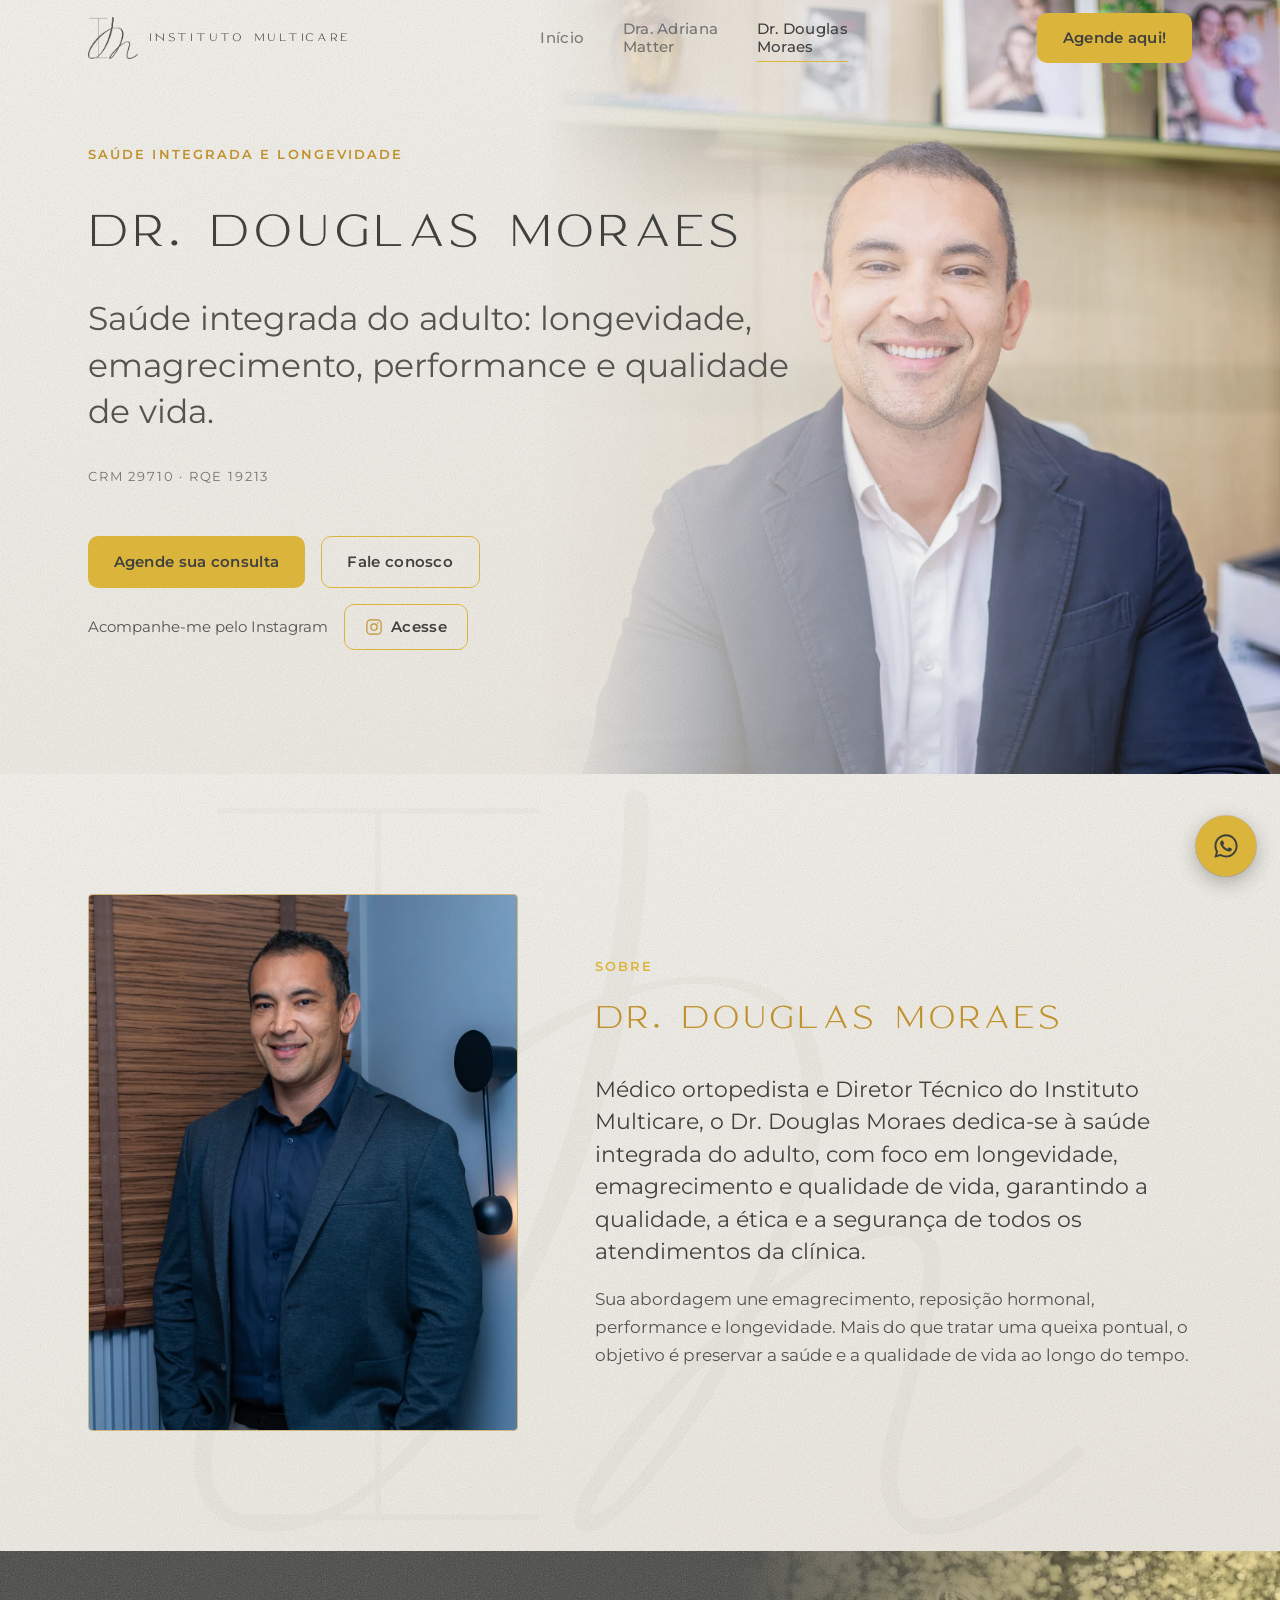
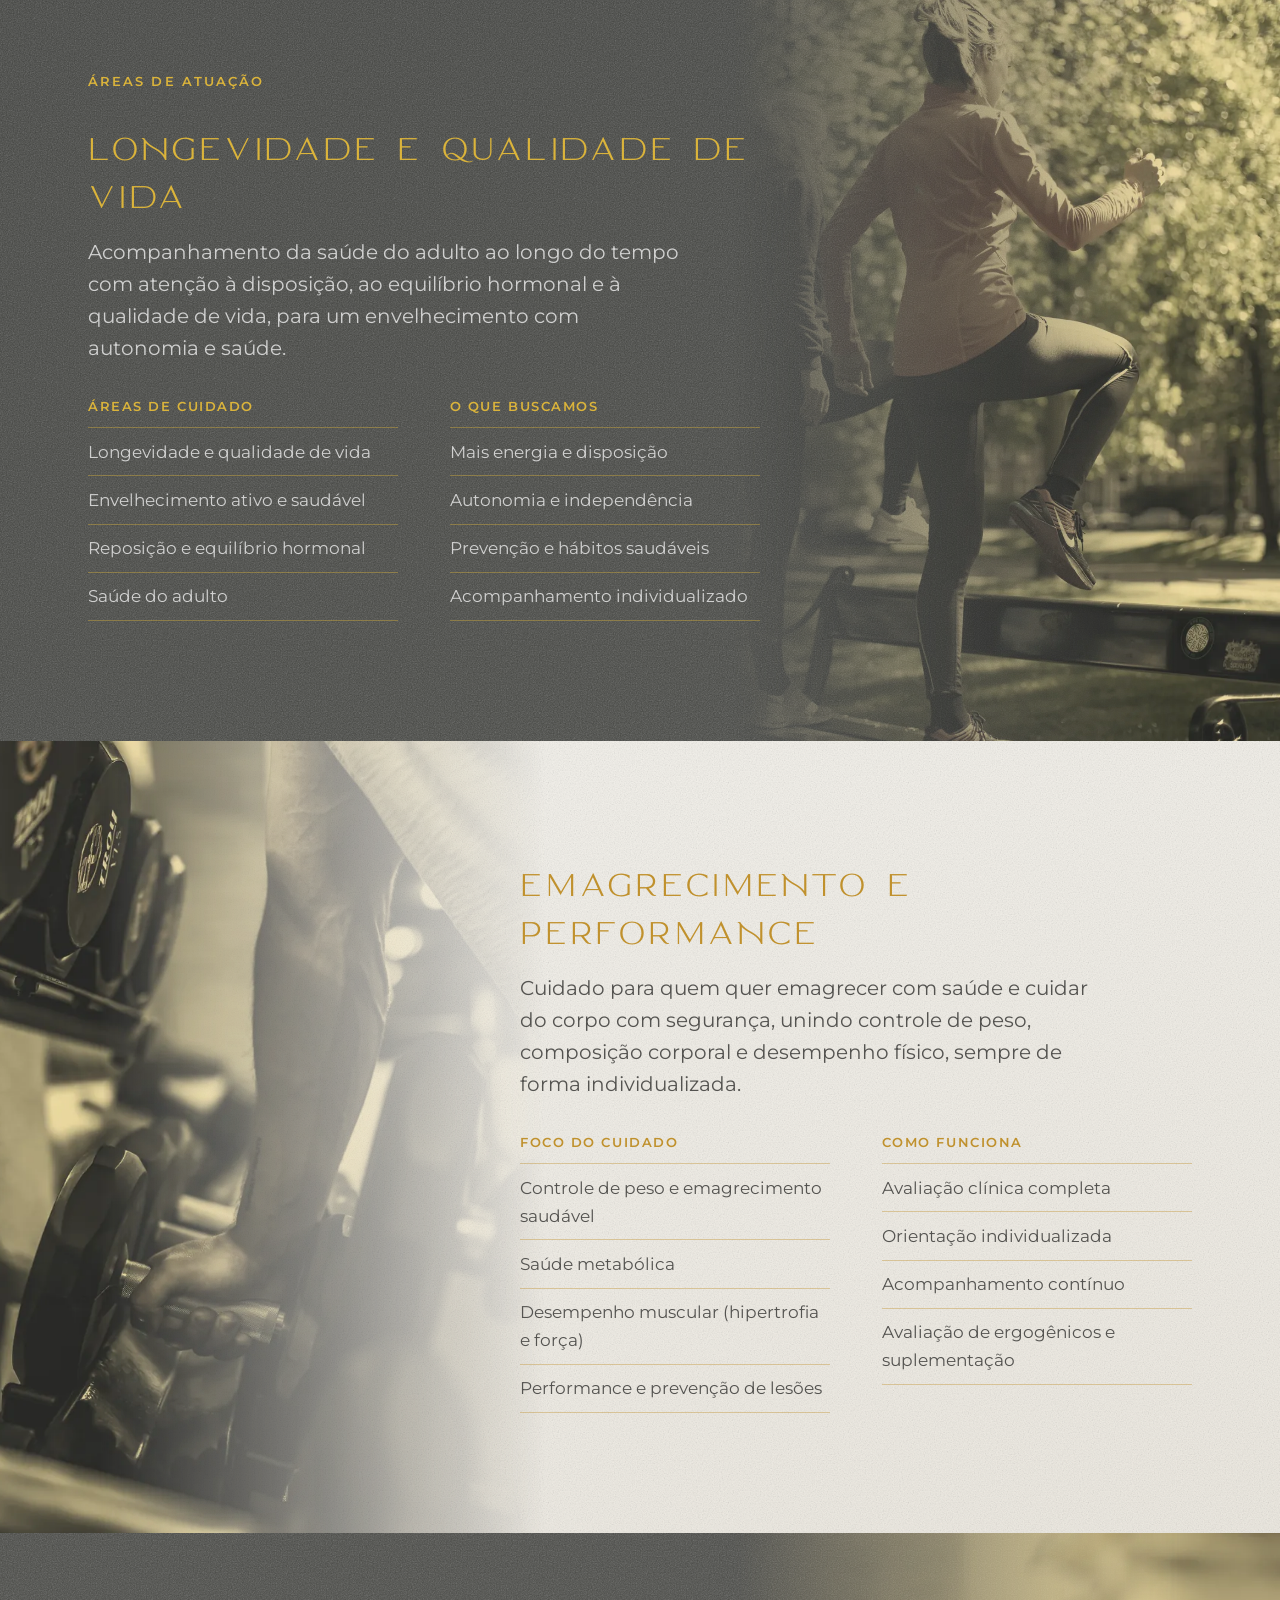
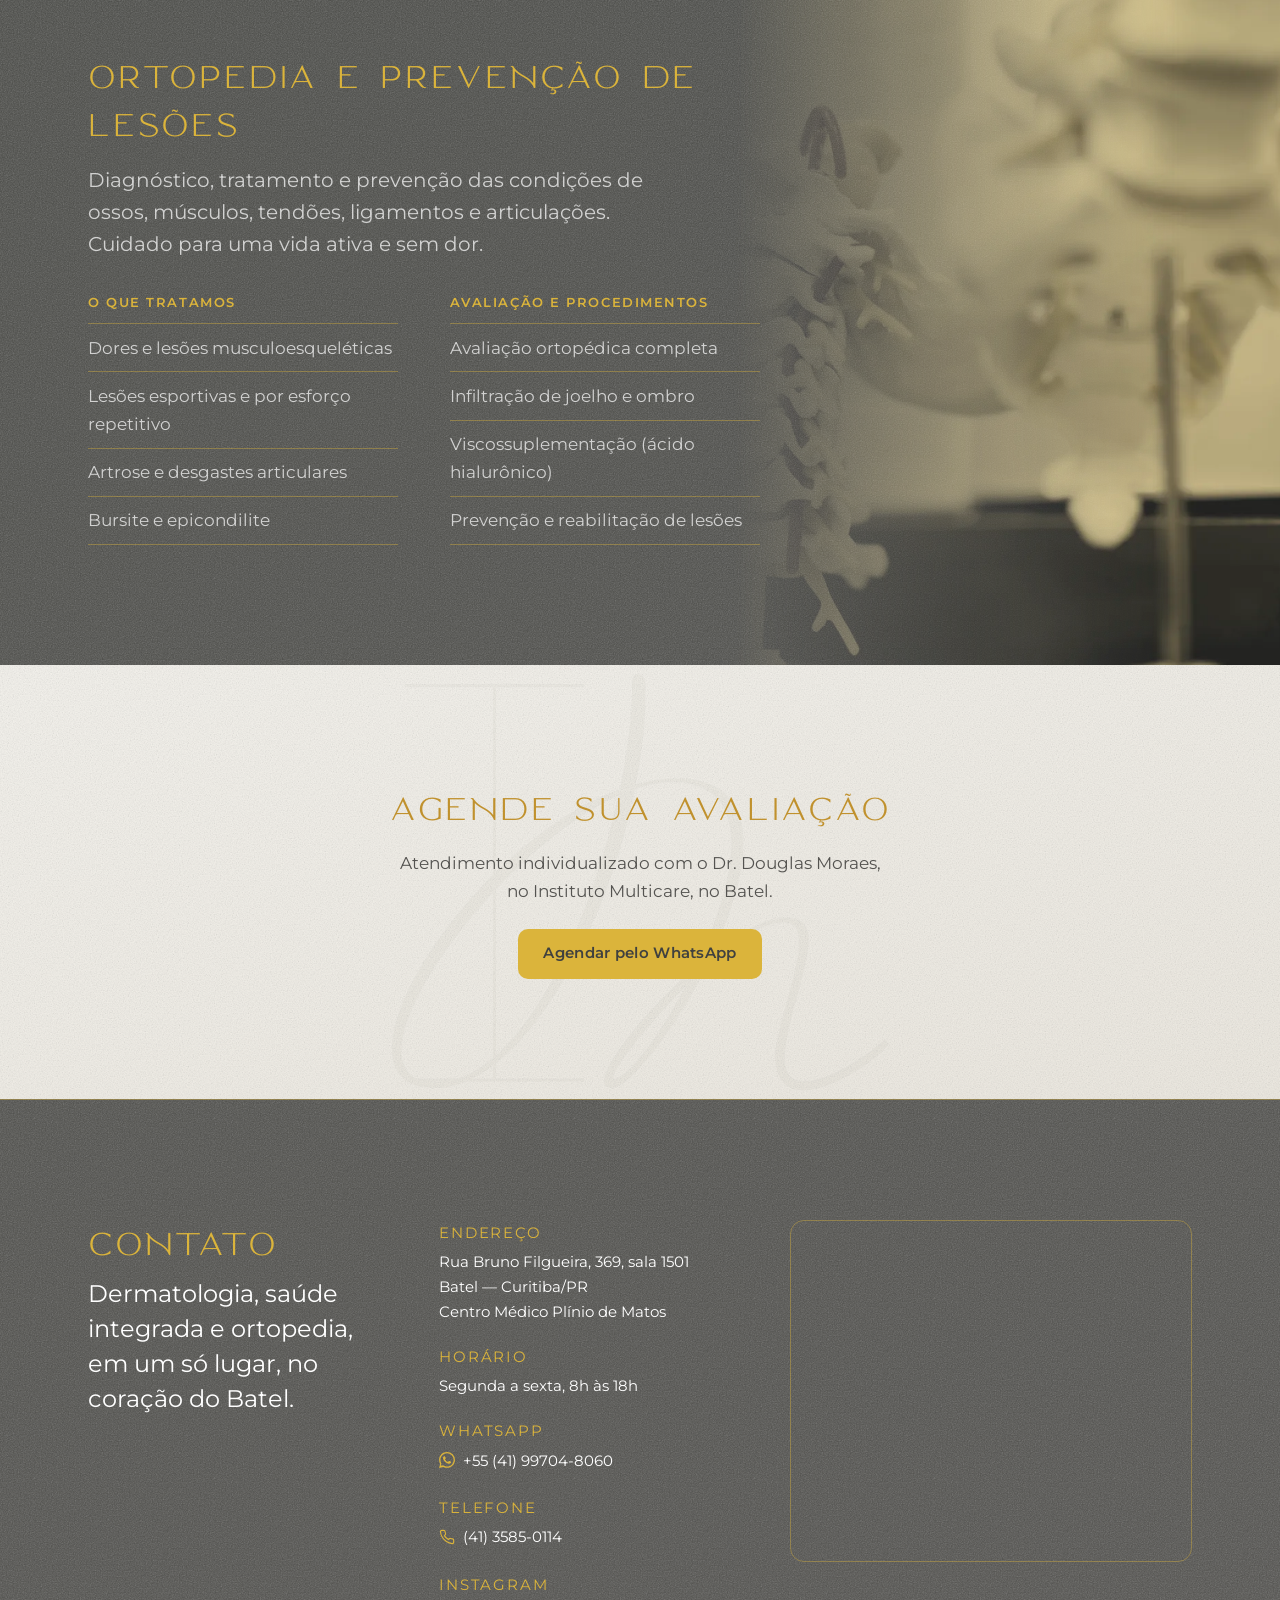
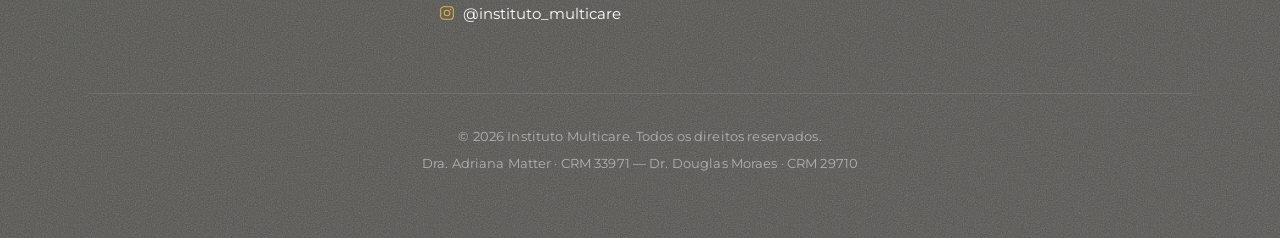
<file: douglas.html>
<!DOCTYPE html>
<html lang="pt-BR">
  <head>
    <!-- Google Tag Manager -->
    <script>(function(w,d,s,l,i){w[l]=w[l]||[];w[l].push({'gtm.start':
    new Date().getTime(),event:'gtm.js'});var f=d.getElementsByTagName(s)[0],
    j=d.createElement(s),dl=l!='dataLayer'?'&l='+l:'';j.async=true;j.src=
    'https://www.googletagmanager.com/gtm.js?id='+i+dl;f.parentNode.insertBefore(j,f);
    })(window,document,'script','dataLayer','GTM-MRJG7D8');</script>
    <!-- End Google Tag Manager -->
    <meta charset="UTF-8" />
    <meta name="viewport" content="width=device-width, initial-scale=1.0" />
    <title>Dr. Douglas Moraes — Saúde Integrada, Longevidade e Ortopedia | Instituto Multicare</title>
    <meta
      name="description"
      content="Dr. Douglas Moraes, no Instituto Multicare, em Curitiba. Saúde integrada do adulto: longevidade, emagrecimento, qualidade de vida e performance — somados ao cuidado ortopédico e à prevenção de lesões."
    />

    <link rel="preconnect" href="https://fonts.googleapis.com" />
    <link rel="preconnect" href="https://fonts.gstatic.com" crossorigin />
    <link
      href="https://fonts.googleapis.com/css2?family=Montserrat:wght@400;500;600;700&display=swap"
      rel="stylesheet"
    />
    <link rel="preload" as="font" type="font/woff2" href="assets/fonts/marisa.woff2" crossorigin />
    <link rel="icon" href="favicon.ico" sizes="any" />
    <link rel="icon" type="image/png" sizes="32x32" href="assets/img/favicon-32.png" />
    <link rel="apple-touch-icon" href="assets/img/apple-touch-icon.png" />

    <link rel="canonical" href="https://institutomulticare.com.br/douglas.html" />
    <meta property="og:type" content="profile" />
    <meta property="og:site_name" content="Instituto Multicare" />
    <meta property="og:locale" content="pt_BR" />
    <meta property="og:url" content="https://institutomulticare.com.br/douglas.html" />
    <meta property="og:title" content="Dr. Douglas Moraes — Saúde Integrada, Longevidade e Ortopedia | Instituto Multicare" />
    <meta property="og:description" content="Dr. Douglas Moraes, no Instituto Multicare, em Curitiba. Saúde integrada do adulto: longevidade, emagrecimento, qualidade de vida e performance — somados ao cuidado ortopédico e à prevenção de lesões." />
    <meta property="og:image" content="https://institutomulticare.com.br/assets/img/og-douglas.png" />
    <meta property="og:image:width" content="1200" />
    <meta property="og:image:height" content="630" />
    <meta name="twitter:card" content="summary_large_image" />
    <meta name="twitter:title" content="Dr. Douglas Moraes — Saúde Integrada, Longevidade e Ortopedia | Instituto Multicare" />
    <meta name="twitter:description" content="Dr. Douglas Moraes, no Instituto Multicare, em Curitiba. Saúde integrada do adulto: longevidade, emagrecimento, qualidade de vida e performance — somados ao cuidado ortopédico e à prevenção de lesões." />
    <meta name="twitter:image" content="https://institutomulticare.com.br/assets/img/og-douglas.png" />

    <link rel="stylesheet" href="assets/css/styles.css" />
    <script src="assets/js/main.js" defer></script>
  </head>
  <body>
    <!-- Google Tag Manager (noscript) -->
    <noscript><iframe src="https://www.googletagmanager.com/ns.html?id=GTM-MRJG7D8"
    height="0" width="0" style="display:none;visibility:hidden"></iframe></noscript>
    <!-- End Google Tag Manager (noscript) -->
    <a class="skip-link" href="#main">Pular para o conteúdo</a>

    <!-- ===================== Navbar (compartilhada) ===================== -->
    <header class="nav nav--on-light" data-nav>
      <div class="container nav__inner">
        <a class="nav__brand" href="index.html" aria-label="Instituto Multicare — Início">
          <img src="assets/img/isotipo-branco.png" alt="" width="262" height="220" />
          <span class="nav__wordmark">Instituto Multicare</span>
        </a>

        <nav aria-label="Navegação principal">
          <ul class="nav__menu">
            <li><a class="nav__link" href="index.html">Início</a></li>
            <li><a class="nav__link" href="adriana.html">Dra. Adriana<br />Matter</a></li>
            <li><a class="nav__link" href="douglas.html" aria-current="page">Dr. Douglas<br />Moraes</a></li>
          </ul>
        </nav>

        <div class="nav__actions">
          <a
            class="btn btn--primary"
            href="https://wa.me/5541997048060?text=Ol%C3%A1!%20Gostaria%20de%20agendar%20uma%20consulta%20no%20Instituto%20Multicare.%20Poderiam%20me%20ajudar%20com%20os%20hor%C3%A1rios%20dispon%C3%ADveis%3F"
            target="_blank"
            rel="noopener"
            >Agende aqui!</a
          >
          <button
            class="nav__toggle"
            type="button"
            data-nav-toggle
            aria-expanded="false"
            aria-controls="nav-panel"
            aria-label="Abrir menu"
          >
            <span></span>
          </button>
        </div>
      </div>

      <!-- Painel mobile -->
      <div class="nav__panel" id="nav-panel" data-nav-panel>
        <ul class="nav__menu">
          <li><a class="nav__link" href="index.html">Início</a></li>
          <li><a class="nav__link" href="adriana.html">Dra. Adriana<br />Matter</a></li>
          <li><a class="nav__link" href="douglas.html" aria-current="page">Dr. Douglas<br />Moraes</a></li>
        </ul>
        <a
          class="btn btn--primary"
          href="https://wa.me/5541997048060?text=Ol%C3%A1!%20Gostaria%20de%20agendar%20uma%20consulta%20no%20Instituto%20Multicare.%20Poderiam%20me%20ajudar%20com%20os%20hor%C3%A1rios%20dispon%C3%ADveis%3F"
          target="_blank"
          rel="noopener"
          >Agende sua consulta</a
        >
      </div>
    </header>

    <!-- ===================== Conteúdo ===================== -->
    <main id="main">
      <!-- Hero (faixa clara, foto do médico esmaecendo à direita) -->
      <section class="hero hero--home hero--douglas">
        <div
          class="hero__media"
          role="img"
          aria-label="Dr. Douglas Moraes, ortopedista, no Instituto Multicare"
        ></div>
        <div class="container">
          <div class="hero__inner">
            <p class="hero__eyebrow reveal">Saúde integrada e longevidade</p>
            <h1 class="hero__title reveal" style="--reveal-delay: 0.06s">
              Dr. Douglas Moraes
            </h1>
            <p class="hero__tagline reveal" style="--reveal-delay: 0.12s">
              Saúde integrada do adulto: longevidade, emagrecimento,
              performance e qualidade de vida.
            </p>
            <p class="hero__credentials reveal" style="--reveal-delay: 0.18s">CRM 29710 · RQE 19213</p>
            <div class="hero__cta reveal" style="--reveal-delay: 0.24s">
              <a
                class="btn btn--primary"
                href="https://wa.me/5541997048060?text=Ol%C3%A1!%20Gostaria%20de%20agendar%20uma%20consulta%20com%20o%20Dr.%20Douglas%20Moraes%20no%20Instituto%20Multicare.%20Poderiam%20me%20ajudar%20com%20os%20hor%C3%A1rios%20dispon%C3%ADveis%3F"
                target="_blank"
                rel="noopener"
                >Agende sua consulta</a
              >
              <a class="btn btn--ghost" href="#contato">Fale conosco</a>
            </div>
            <div class="hero__social reveal" style="--reveal-delay: 0.32s">
              <span class="hero__social-text">Acompanhe-me pelo Instagram</span>
              <a
                class="btn btn--ghost btn--ig"
                href="https://www.instagram.com/drdouglasmoraes/"
                target="_blank"
                rel="noopener"
                aria-label="Acompanhe o Dr. Douglas Moraes no Instagram"
              >
                <svg viewBox="0 0 24 24" fill="none" aria-hidden="true" focusable="false"><rect x="2.5" y="2.5" width="19" height="19" rx="5" stroke="currentColor" stroke-width="1.6"/><circle cx="12" cy="12" r="4.2" stroke="currentColor" stroke-width="1.6"/><circle cx="17.3" cy="6.7" r="1.1" fill="currentColor"/></svg>
                Acesse
              </a>
            </div>
          </div>
        </div>
      </section>

      <!-- Sobre (faixa clara, foto à esquerda + texto à direita) -->
      <section class="section section--light section--mark-faint" aria-labelledby="sobre-titulo">
        <div class="container">
          <div class="bio">
            <div class="bio__media reveal">
              <img
                class="photo"
                src="assets/img/douglas-sobre.webp"
                alt="Dr. Douglas Moraes no Instituto Multicare"
                width="1100"
                height="1650"
                loading="lazy"
              />
            </div>

            <div class="bio__text reveal" style="--reveal-delay: 0.12s">
              <span class="eyebrow">Sobre</span>
              <h2 class="t-headline" id="sobre-titulo">Dr. Douglas Moraes</h2>
              <p>
                Médico ortopedista e Diretor Técnico do Instituto Multicare, o
                Dr. Douglas Moraes dedica-se à saúde integrada do adulto, com
                foco em longevidade, emagrecimento e qualidade de vida,
                garantindo a qualidade, a ética e a segurança de todos os
                atendimentos da clínica.
              </p>
              <p>
                Sua abordagem une emagrecimento, reposição hormonal, performance
                e longevidade. Mais do que tratar uma queixa pontual, o objetivo é
                preservar a saúde e a qualidade de vida ao longo do tempo.
              </p>
            </div>
          </div>
        </div>
      </section>

      <!-- ===== Áreas de atuação: três frentes, cada uma em sua faixa ===== -->

      <!-- Longevidade e qualidade de vida (faixa escura, foto à direita) -->
      <section
        class="area area--right section section--dark section--mark-none"
        aria-labelledby="area-longevidade-titulo"
      >
        <div
          class="area__media"
          role="img"
          aria-label="Duas mulheres se exercitando ao ar livre em um parque"
          style="background-image: url('assets/img/douglas-longevidade.webp')"
        ></div>
        <div class="container">
          <div class="area__inner">
            <span class="eyebrow reveal">Áreas de atuação</span>
            <h2
              class="t-headline reveal"
              id="area-longevidade-titulo"
              style="--reveal-delay: 0.06s"
            >
              Longevidade e qualidade de vida
            </h2>
            <p class="area__lead reveal" style="--reveal-delay: 0.12s">
              Acompanhamento da saúde do adulto ao longo do tempo com atenção à
              disposição, ao equilíbrio hormonal e à qualidade de vida, para
              um envelhecimento com autonomia e saúde.
            </p>
            <div class="area__cols reveal" style="--reveal-delay: 0.18s">
              <div class="spec-block">
                <span class="spec-block__label">Áreas de cuidado</span>
                <ul class="spec-list">
                  <li>Longevidade e qualidade de vida</li>
                  <li>Envelhecimento ativo e saudável</li>
                  <li>Reposição e equilíbrio hormonal</li>
                  <li>Saúde do adulto</li>
                </ul>
              </div>
              <div class="spec-block">
                <span class="spec-block__label">O que buscamos</span>
                <ul class="spec-list">
                  <li>Mais energia e disposição</li>
                  <li>Autonomia e independência</li>
                  <li>Prevenção e hábitos saudáveis</li>
                  <li>Acompanhamento individualizado</li>
                </ul>
              </div>
            </div>
          </div>
        </div>
      </section>

      <!-- Emagrecimento e performance (faixa clara, foto à esquerda) -->
      <section
        class="area area--left section section--light section--mark-none"
        aria-labelledby="area-performance-titulo"
      >
        <div
          class="area__media"
          role="img"
          aria-label="Pessoa levantando halteres em uma academia"
          style="background-image: url('assets/img/douglas-performance.webp')"
        ></div>
        <div class="container">
          <div class="area__inner">
            <h2 class="t-headline reveal" id="area-performance-titulo">
              Emagrecimento e performance
            </h2>
            <p class="area__lead reveal" style="--reveal-delay: 0.08s">
              Cuidado para quem quer emagrecer com saúde e cuidar do corpo com
              segurança, unindo controle de peso, composição corporal e
              desempenho físico, sempre de forma individualizada.
            </p>
            <div class="area__cols reveal" style="--reveal-delay: 0.16s">
              <div class="spec-block">
                <span class="spec-block__label">Foco do cuidado</span>
                <ul class="spec-list">
                  <li>Controle de peso e emagrecimento saudável</li>
                  <li>Saúde metabólica</li>
                  <li>Desempenho muscular (hipertrofia e força)</li>
                  <li>Performance e prevenção de lesões</li>
                </ul>
              </div>
              <div class="spec-block">
                <span class="spec-block__label">Como funciona</span>
                <ul class="spec-list">
                  <li>Avaliação clínica completa</li>
                  <li>Orientação individualizada</li>
                  <li>Acompanhamento contínuo</li>
                  <li>Avaliação de ergogênicos e suplementação</li>
                </ul>
              </div>
            </div>
          </div>
        </div>
      </section>

      <!-- Ortopedia e prevenção de lesões (faixa escura, foto à direita) -->
      <section
        class="area area--right section section--dark section--mark-none"
        aria-labelledby="area-ortopedia-titulo"
      >
        <div
          class="area__media"
          role="img"
          aria-label="Modelo anatômico de coluna vertebral"
          style="background-image: url('assets/img/douglas-ortopedia.webp')"
        ></div>
        <div class="container">
          <div class="area__inner">
            <h2 class="t-headline reveal" id="area-ortopedia-titulo">
              Ortopedia e prevenção de lesões
            </h2>
            <p class="area__lead reveal" style="--reveal-delay: 0.08s">
              Diagnóstico, tratamento e prevenção das condições de ossos,
              músculos, tendões, ligamentos e articulações. Cuidado para uma
              vida ativa e sem dor.
            </p>
            <div class="area__cols reveal" style="--reveal-delay: 0.16s">
              <div class="spec-block">
                <span class="spec-block__label">O que tratamos</span>
                <ul class="spec-list">
                  <li>Dores e lesões musculoesqueléticas</li>
                  <li>Lesões esportivas e por esforço repetitivo</li>
                  <li>Artrose e desgastes articulares</li>
                  <li>Bursite e epicondilite</li>
                </ul>
              </div>
              <div class="spec-block">
                <span class="spec-block__label">Avaliação e procedimentos</span>
                <ul class="spec-list">
                  <li>Avaliação ortopédica completa</li>
                  <li>Infiltração de joelho e ombro</li>
                  <li>Viscossuplementação (ácido hialurônico)</li>
                  <li>Prevenção e reabilitação de lesões</li>
                </ul>
              </div>
            </div>
          </div>
        </div>
      </section>

      <!-- CTA final (faixa clara) -->
      <section class="section section--light section--mark-faint">
        <div class="container">
          <div class="cta-band cta-band--solo reveal">
            <h2 class="t-headline">Agende sua avaliação</h2>
            <p>
              Atendimento individualizado com o Dr. Douglas Moraes, no Instituto
              Multicare, no Batel.
            </p>
            <a
              class="btn btn--primary"
              href="https://wa.me/5541997048060?text=Ol%C3%A1!%20Gostaria%20de%20agendar%20uma%20consulta%20com%20o%20Dr.%20Douglas%20Moraes%20no%20Instituto%20Multicare.%20Poderiam%20me%20ajudar%20com%20os%20hor%C3%A1rios%20dispon%C3%ADveis%3F"
              target="_blank"
              rel="noopener"
              >Agendar pelo WhatsApp</a
            >
          </div>
        </div>
      </section>
    </main>

    <!-- ===================== Rodapé / Contato (compartilhado) ===================== -->
    <footer class="footer" id="contato">
      <div class="container">
        <div class="footer__grid">
          <div class="footer__brand">
            <span class="eyebrow footer__eyebrow">Contato</span>
            <p>
              Dermatologia, saúde integrada e ortopedia, em um só lugar, no
              coração do Batel.
            </p>
          </div>

          <div>
            <ul class="footer__list">
              <li>
                <span class="footer__label">Endereço</span>
                Rua Bruno Filgueira, 369, sala 1501<br />Batel — Curitiba/PR<br />Centro
                Médico Plínio de Matos
              </li>
              <li>
                <span class="footer__label">Horário</span>
                Segunda a sexta, 8h às 18h
              </li>
              <li>
                <span class="footer__label">WhatsApp</span>
                <a
                  href="https://wa.me/5541997048060?text=Ol%C3%A1!%20Gostaria%20de%20agendar%20uma%20consulta%20no%20Instituto%20Multicare.%20Poderiam%20me%20ajudar%20com%20os%20hor%C3%A1rios%20dispon%C3%ADveis%3F"
                  target="_blank"
                  rel="noopener"
                  ><svg viewBox="0 0 24 24" fill="currentColor" aria-hidden="true"><path d="M.057 24l1.687-6.163a11.867 11.867 0 0 1-1.587-5.945C.16 5.335 5.495 0 12.05 0a11.82 11.82 0 0 1 8.413 3.488 11.82 11.82 0 0 1 3.48 8.414c-.003 6.557-5.338 11.892-11.893 11.892a11.9 11.9 0 0 1-5.688-1.448L.057 24zm6.597-3.807c1.676.995 3.276 1.591 5.392 1.592 5.448 0 9.886-4.434 9.889-9.885.002-5.462-4.415-9.89-9.881-9.892-5.452 0-9.887 4.434-9.889 9.884a9.86 9.86 0 0 0 1.51 5.26l-.999 3.648 3.737-.981zm11.387-5.464c-.074-.124-.272-.198-.57-.347-.297-.149-1.758-.868-2.031-.967-.272-.099-.47-.149-.669.149-.198.297-.768.967-.941 1.165-.173.198-.347.223-.644.074-.297-.149-1.255-.462-2.39-1.475-.883-.788-1.48-1.761-1.653-2.059-.173-.297-.018-.458.13-.606.134-.133.297-.347.446-.521.151-.172.2-.296.3-.495.099-.198.05-.372-.025-.521-.075-.148-.669-1.611-.916-2.206-.242-.579-.487-.501-.669-.51l-.57-.01c-.198 0-.52.074-.792.372-.272.297-1.04 1.016-1.04 2.479 0 1.462 1.065 2.875 1.213 3.074.149.198 2.096 3.2 5.077 4.487.709.306 1.263.489 1.694.626.712.226 1.36.194 1.872.118.571-.085 1.758-.719 2.006-1.413.248-.695.248-1.29.173-1.414z"/></svg>+55 (41) 99704-8060</a
                >
              </li>
              <li>
                <span class="footer__label">Telefone</span>
                <a href="tel:+554135850114"><svg viewBox="0 0 24 24" fill="none" stroke="currentColor" stroke-width="1.7" stroke-linecap="round" stroke-linejoin="round" aria-hidden="true"><path d="M22 16.92v3a2 2 0 0 1-2.18 2 19.79 19.79 0 0 1-8.63-3.07 19.5 19.5 0 0 1-6-6 19.79 19.79 0 0 1-3.07-8.67A2 2 0 0 1 4.11 2h3a2 2 0 0 1 2 1.72c.13.96.36 1.9.7 2.81a2 2 0 0 1-.45 2.11L8.09 9.91a16 16 0 0 0 6 6l1.27-1.27a2 2 0 0 1 2.11-.45c.91.34 1.85.57 2.81.7A2 2 0 0 1 22 16.92z"/></svg>(41) 3585-0114</a>
              </li>
              <li>
                <span class="footer__label">Instagram</span>
                <a href="https://www.instagram.com/instituto_multicare/" target="_blank" rel="noopener"><svg viewBox="0 0 24 24" fill="none" aria-hidden="true"><rect x="2.5" y="2.5" width="19" height="19" rx="5" stroke="currentColor" stroke-width="1.6"/><circle cx="12" cy="12" r="4.2" stroke="currentColor" stroke-width="1.6"/><circle cx="17.3" cy="6.7" r="1.1" fill="currentColor"/></svg>@instituto_multicare</a>
              </li>
            </ul>
          </div>

          <div>
            <div class="footer__map">
              <iframe
                title="Mapa — Instituto Multicare, Rua Bruno Filgueira 369, Curitiba"
                src="https://maps.google.com/maps?q=Instituto%20Multicare%2C%20Rua%20Bruno%20Filgueira%20369%2C%20Curitiba&z=16&output=embed"
                loading="lazy"
                referrerpolicy="no-referrer-when-downgrade"
              ></iframe>
            </div>
          </div>
        </div>

        <div class="footer__bottom">
          <span>© <span data-year>2026</span> Instituto Multicare. Todos os direitos reservados.</span>
          <span>Dra. Adriana Matter · CRM 33971 — Dr. Douglas Moraes · CRM 29710</span>
        </div>
      </div>
    </footer>
    <!-- Botão flutuante de WhatsApp -->
    <a
      class="wa-float"
      href="https://wa.me/5541997048060?text=Ol%C3%A1!%20Gostaria%20de%20agendar%20uma%20consulta%20no%20Instituto%20Multicare.%20Poderiam%20me%20ajudar%20com%20os%20hor%C3%A1rios%20dispon%C3%ADveis%3F"
      target="_blank"
      rel="noopener"
      aria-label="Agende sua consulta pelo WhatsApp"
    >
      <span class="wa-float__ring" aria-hidden="true"></span>
      <svg class="wa-float__icon" viewBox="0 0 24 24" width="28" height="28" aria-hidden="true" focusable="false">
        <path fill="currentColor" d="M19.05 4.91A9.82 9.82 0 0 0 12.04 2C6.58 2 2.13 6.45 2.13 11.91c0 1.75.46 3.45 1.32 4.95L2 22l5.25-1.38a9.9 9.9 0 0 0 4.79 1.22h.01c5.46 0 9.9-4.45 9.9-9.91 0-2.65-1.03-5.14-2.9-7.02Zm-7.01 15.24h-.01a8.2 8.2 0 0 1-4.19-1.15l-.3-.18-3.12.82.83-3.04-.2-.31a8.2 8.2 0 0 1-1.26-4.38c0-4.54 3.7-8.24 8.25-8.24 2.2 0 4.27.86 5.83 2.42a8.2 8.2 0 0 1 2.41 5.83c0 4.54-3.7 8.24-8.24 8.24Zm4.52-6.16c-.25-.12-1.47-.72-1.69-.81-.23-.08-.39-.12-.56.12-.16.25-.64.81-.79.98-.14.16-.29.18-.54.06-.25-.12-1.05-.39-1.99-1.23-.74-.66-1.23-1.47-1.38-1.72-.14-.25-.02-.38.11-.5.11-.11.25-.29.37-.43.13-.14.17-.25.25-.41.08-.16.04-.31-.02-.43-.06-.12-.56-1.34-.76-1.84-.2-.48-.41-.42-.56-.43-.14-.01-.31-.01-.47-.01-.16 0-.43.06-.66.31-.23.25-.86.85-.86 2.07 0 1.22.89 2.4 1.01 2.56.12.16 1.75 2.67 4.24 3.74.59.26 1.05.41 1.41.52.59.19 1.13.16 1.56.1.48-.07 1.47-.6 1.68-1.18.21-.58.21-1.07.14-1.18-.06-.11-.22-.17-.47-.29Z"/>
      </svg>
    </a>
  </body>
</html>
</file>
<file: assets/css/styles.css>
/* =========================================================================
   Instituto Multicare — Sistema de design "A Linha Dourada"
   Fundação compartilhada: tokens, base, navbar, rodapé, acordeão.
   ========================================================================= */

/* ---------- Fontes ---------- */
@font-face {
  font-family: "Marisa";
  src: url("../fonts/marisa.woff2") format("woff2");
  font-weight: 400;
  font-style: normal;
  font-display: swap;
}
@font-face {
  font-family: "Marisa";
  src: url("../fonts/marisa-bold.woff2") format("woff2");
  font-weight: 700;
  font-style: normal;
  font-display: swap;
}

/* ---------- Tokens ---------- */
:root {
  /* Paleta (identidade visual travada) */
  --charcoal: #40413f;
  --slate: #545350;
  --gold: #dbb43b;
  --gold-deep: #c0912d;
  --cream: #fff9b8;
  --white: #ffffff;

  /* Tinta */
  --ink: var(--white);
  --ink-muted: rgba(255, 255, 255, 0.72);
  --ink-faint: rgba(255, 255, 255, 0.5);

  /* Superfícies (camadas tonais sobre o fundo) */
  --surface: rgba(255, 255, 255, 0.04);
  --surface-hover: rgba(255, 255, 255, 0.07);

  /* Fios dourados */
  --rule: 1px solid rgba(219, 180, 59, 0.4);
  --rule-strong: 1px solid var(--gold);
  --hairline-faint: 1px solid rgba(255, 255, 255, 0.1);

  /* Superfícies claras (hero + seções claras) */
  --paper-1: #f4f2ec;
  --paper-2: #ece8df;

  /* Grão tátil reutilizável (SVG fractalNoise alpha translúcido).
     Sobre fundo escuro vira textura suave; sobre fundo claro, micro-granulado. */
  --grain: url("data:image/svg+xml,%3Csvg xmlns='http://www.w3.org/2000/svg' width='180' height='180'%3E%3Cfilter id='n'%3E%3CfeTurbulence type='fractalNoise' baseFrequency='0.82' numOctaves='2' stitchTiles='stitch'/%3E%3CfeColorMatrix type='saturate' values='0'/%3E%3CfeComponentTransfer%3E%3CfeFuncA type='linear' slope='0.3'/%3E%3C/feComponentTransfer%3E%3C/filter%3E%3Crect width='100%25' height='100%25' filter='url(%23n)'/%3E%3C/svg%3E");

  /* Tipografia */
  --font-display: "Marisa", "Century Gothic", "Montserrat", sans-serif;
  --font-body: "Montserrat", system-ui, -apple-system, sans-serif;

  /* Espaçamento */
  --space-xs: 0.5rem;
  --space-sm: 1rem;
  --space-md: 2rem;
  --space-lg: 4rem;
  --space-xl: clamp(4.5rem, 10vw, 7.5rem);
  --container: 1200px;
  --gutter: clamp(1.25rem, 5vw, 3rem);

  /* Raio */
  --radius-sm: 2px;
  --radius-md: 4px;
  --radius-btn: 10px;

  /* Movimento */
  --ease-out: cubic-bezier(0.22, 1, 0.36, 1);
  --dur-fast: 0.2s;
  --dur: 0.4s;

  /* Camadas */
  --z-nav: 200;
  --z-nav-panel: 150;
  --z-skip: 300;

  /* Navbar */
  --nav-h: 76px;
}

/* ---------- Reset / base ---------- */
*,
*::before,
*::after {
  box-sizing: border-box;
}
* {
  margin: 0;
}
html {
  scroll-behavior: smooth;
  scroll-padding-top: var(--nav-h);
  -webkit-text-size-adjust: 100%;
}
body {
  min-height: 100vh;
  font-family: var(--font-body);
  font-size: clamp(1rem, 0.96rem + 0.2vw, 1.0625rem);
  line-height: 1.65;
  color: var(--ink);
  background-image: var(--grain),
    linear-gradient(162deg, #3b3c3a 0%, #494a46 52%, #545350 100%);
  background-repeat: repeat, no-repeat;
  background-size: 180px 180px, cover;
  -webkit-font-smoothing: antialiased;
  text-rendering: optimizeLegibility;
}
img {
  display: block;
  max-width: 100%;
  height: auto;
}
a {
  color: inherit;
  text-decoration: none;
}
button {
  font: inherit;
  color: inherit;
  cursor: pointer;
  background: none;
  border: none;
}
:focus-visible {
  outline: 2px solid var(--gold);
  outline-offset: 3px;
  border-radius: var(--radius-sm);
}

/* ---------- Tipografia ---------- */
h1,
h2,
h3 {
  font-family: var(--font-display);
  font-weight: 400;
  line-height: 1.08;
  letter-spacing: 0.04em;
  text-transform: uppercase;
}
.t-display {
  font-size: clamp(2.25rem, 1.3rem + 4.5vw, 4.25rem);
}
.t-headline {
  font-size: clamp(1.75rem, 1.2rem + 2.4vw, 2.75rem);
}
.t-title {
  font-family: var(--font-body);
  font-weight: 600;
  font-size: 1.1875rem;
  letter-spacing: 0.01em;
  text-transform: none;
  line-height: 1.3;
}
.eyebrow {
  font-family: var(--font-body);
  font-weight: 600;
  font-size: 0.8125rem;
  letter-spacing: 0.16em;
  text-transform: uppercase;
  color: var(--gold);
}
p {
  max-width: 68ch;
  color: var(--ink-muted);
}
strong {
  color: var(--ink);
  font-weight: 600;
}

/* ---------- Layout ---------- */
.container {
  width: 100%;
  max-width: var(--container);
  margin-inline: auto;
  padding-inline: var(--gutter);
}
.sr-only {
  position: absolute;
  width: 1px;
  height: 1px;
  padding: 0;
  margin: -1px;
  overflow: hidden;
  clip: rect(0, 0, 0, 0);
  white-space: nowrap;
  border: 0;
}
.section {
  padding-block: var(--space-xl);
}
.skip-link {
  position: absolute;
  left: var(--gutter);
  top: -100%;
  z-index: var(--z-skip);
  padding: 0.75rem 1.25rem;
  background: var(--gold);
  color: var(--charcoal);
  font-weight: 600;
  border-radius: var(--radius-md);
  transition: top var(--dur-fast) var(--ease-out);
}
.skip-link:focus {
  top: var(--space-sm);
}

/* ---------- Botões ---------- */
.btn {
  display: inline-flex;
  align-items: center;
  gap: 0.5rem;
  font-family: var(--font-body);
  font-weight: 600;
  font-size: 0.9375rem;
  letter-spacing: 0.02em;
  padding: 0.8rem 1.6rem;
  border-radius: var(--radius-btn);
  transition: background var(--dur-fast) var(--ease-out),
    color var(--dur-fast) var(--ease-out),
    transform var(--dur-fast) var(--ease-out),
    border-color var(--dur-fast) var(--ease-out);
}
.btn--primary {
  background: var(--gold);
  color: var(--charcoal);
}
.btn--primary:hover {
  background: var(--gold-deep);
  transform: translateY(-2px);
}
.btn--ghost {
  border: var(--rule-strong);
  color: var(--ink);
}
.btn--ghost:hover {
  background: rgba(219, 180, 59, 0.12);
  border-color: var(--gold);
  transform: translateY(-2px);
}

/* ---------- Navbar ---------- */
.nav {
  position: fixed;
  inset: 0 0 auto 0;
  z-index: var(--z-nav);
  height: var(--nav-h);
  display: flex;
  align-items: center;
}
/* Fundo translúcido ao rolar: fica no pseudo-elemento para o .nav NÃO virar
   bloco de contenção dos descendentes position:fixed (o painel mobile). */
.nav::before {
  content: "";
  position: absolute;
  inset: 0;
  z-index: -1;
  background: rgba(56, 57, 55, 0.85);
  -webkit-backdrop-filter: blur(12px);
  backdrop-filter: blur(12px);
  border-bottom: var(--rule);
  opacity: 0;
  transition: opacity var(--dur) var(--ease-out);
  pointer-events: none;
}
.nav.is-scrolled::before {
  opacity: 1;
}
.nav__inner {
  display: flex;
  align-items: center;
  justify-content: space-between;
  gap: var(--space-md);
  width: 100%;
}
.nav__brand {
  display: inline-flex;
  align-items: center;
  gap: 0.7rem;
}
.nav__brand img {
  height: 42px;
  width: auto;
  transition: filter var(--dur) var(--ease-out);
}
.nav__wordmark {
  font-family: var(--font-display);
  text-transform: uppercase;
  letter-spacing: 0.18em;
  font-size: 0.95rem;
  line-height: 1;
  color: var(--ink);
  white-space: nowrap;
  transition: color var(--dur) var(--ease-out);
}
.nav__menu {
  display: flex;
  align-items: center;
  gap: clamp(1.25rem, 3vw, 2.5rem);
  list-style: none;
  padding: 0;
}
.nav__link {
  position: relative;
  display: inline-block;
  font-weight: 500;
  font-size: 0.95rem;
  line-height: 1.18;
  letter-spacing: 0.02em;
  color: var(--ink-muted);
  padding-block: 0.4rem;
  transition: color var(--dur-fast) var(--ease-out);
}
.nav__link::after {
  content: "";
  position: absolute;
  left: 0;
  bottom: 0;
  width: 100%;
  height: 1px;
  background: var(--gold);
  transform: scaleX(0);
  transform-origin: left;
  transition: transform var(--dur) var(--ease-out);
}
.nav__link:hover,
.nav__link[aria-current="page"] {
  color: var(--ink);
}
.nav__link:hover::after,
.nav__link[aria-current="page"]::after {
  transform: scaleX(1);
}
.nav__actions {
  display: flex;
  align-items: center;
  gap: var(--space-sm);
}
.nav__panel {
  display: none;
}
.nav__toggle {
  display: none;
  width: 44px;
  height: 44px;
  align-items: center;
  justify-content: center;
}
.nav__toggle span,
.nav__toggle span::before,
.nav__toggle span::after {
  content: "";
  display: block;
  width: 24px;
  height: 1.5px;
  background: var(--ink);
  transition: transform var(--dur) var(--ease-out),
    opacity var(--dur-fast) var(--ease-out),
    background var(--dur) var(--ease-out);
}
.nav__toggle span::before {
  position: absolute;
  transform: translateY(-7px);
}
.nav__toggle span::after {
  position: absolute;
  transform: translateY(7px);
}
.nav__toggle[aria-expanded="true"] span {
  background: transparent;
}
.nav__toggle[aria-expanded="true"] span::before {
  transform: rotate(45deg);
}
.nav__toggle[aria-expanded="true"] span::after {
  transform: rotate(-45deg);
}

/* Navbar sobre hero clara (só na Início): no topo, antes de rolar, a tinta
   fica escura para contrastar com o fundo claro. Ao rolar (surge o fundo
   grafite translúcido) ou com o menu mobile aberto (painel escuro), volta
   para a tinta clara padrão. */
.nav--on-light:not(.is-scrolled):not(.is-menu-open) .nav__wordmark {
  color: var(--charcoal);
}
.nav--on-light:not(.is-scrolled):not(.is-menu-open) .nav__brand img {
  filter: brightness(0.3);
}
.nav--on-light:not(.is-scrolled):not(.is-menu-open) .nav__link {
  color: rgba(64, 65, 63, 0.66);
}
.nav--on-light:not(.is-scrolled):not(.is-menu-open) .nav__link:hover,
.nav--on-light:not(.is-scrolled):not(.is-menu-open) .nav__link[aria-current="page"] {
  color: var(--charcoal);
}
.nav--on-light:not(.is-scrolled):not(.is-menu-open) .nav__toggle span,
.nav--on-light:not(.is-scrolled):not(.is-menu-open) .nav__toggle span::before,
.nav--on-light:not(.is-scrolled):not(.is-menu-open) .nav__toggle span::after {
  background: var(--charcoal);
}

/* ---------- Navbar mobile ---------- */
@media (max-width: 860px) {
  .nav__toggle {
    display: inline-flex;
    position: relative;
    z-index: calc(var(--z-nav) + 1);
  }
  .nav__menu,
  .nav__actions .btn {
    display: none;
  }
  .nav__panel {
    position: fixed;
    inset: 0;
    z-index: var(--z-nav-panel);
    display: flex;
    flex-direction: column;
    justify-content: center;
    gap: var(--space-md);
    padding: var(--gutter);
    background: linear-gradient(162deg, #393a38, #4d4e4a);
    opacity: 0;
    visibility: hidden;
    transform: translateY(-1rem);
    transition: opacity var(--dur) var(--ease-out),
      transform var(--dur) var(--ease-out), visibility var(--dur);
  }
  .nav__panel.is-open {
    opacity: 1;
    visibility: visible;
    transform: translateY(0);
  }
  .nav__panel .nav__menu {
    display: flex;
    flex-direction: column;
    align-items: flex-start;
    gap: var(--space-md);
  }
  .nav__panel .nav__link {
    font-family: var(--font-display);
    text-transform: uppercase;
    letter-spacing: 0.08em;
    font-size: clamp(1.45rem, 6vw, 1.9rem);
    line-height: 1.12;
    color: var(--ink);
  }
  .nav__panel .btn {
    display: inline-flex;
    align-self: flex-start;
    margin-top: var(--space-sm);
  }
}

/* ---------- Hero (stub reutilizável) ---------- */
.hero {
  min-height: 86vh;
  display: flex;
  align-items: center;
  padding-block: calc(var(--nav-h) + var(--space-lg)) var(--space-xl);
  position: relative;
  overflow: hidden;
}
.hero > .container {
  position: relative;
  z-index: 1;
}
.hero__media {
  position: absolute;
  inset: 0 0 0 auto;
  width: min(58%, 920px);
  background: url("../img/estrutura.jpg") center 38% / cover no-repeat;
  -webkit-mask-image: linear-gradient(to right, transparent 0%, #000 88%);
  mask-image: linear-gradient(to right, transparent 0%, #000 88%);
  z-index: 0;
}
.hero__inner {
  display: flex;
  flex-direction: column;
  gap: var(--space-md);
  max-width: 60rem;
}
.hero--home .hero__inner {
  max-width: 40rem;
}
/* Hero da Início: superfície clara (off-white) com grão, texto cinza.
   A foto à direita (.hero__media) e sua máscara permanecem intocadas — o
   esmaecimento agora revela o fundo claro em vez do grafite. */
.hero--home {
  color: var(--slate);
  background-image: var(--grain),
    linear-gradient(162deg, var(--paper-1) 0%, var(--paper-2) 100%);
  background-repeat: repeat, no-repeat;
  background-size: 180px 180px, cover;
}
.hero--home .hero__lead {
  color: var(--charcoal);
}
.hero--home .hero__sub {
  color: var(--slate);
}
.hero--home .btn--ghost {
  color: var(--charcoal);
}
.hero__logo {
  width: clamp(220px, 32vw, 360px);
}
.hero__tagline {
  font-size: clamp(1.4rem, 1.05rem + 1.4vw, 2.05rem);
  line-height: 1.42;
  color: var(--ink);
  max-width: 32ch;
}
.hero__lead {
  font-size: clamp(2rem, 1.3rem + 2.6vw, 3.1rem);
  line-height: 1.16;
  font-weight: 600;
  letter-spacing: -0.01em;
  color: var(--ink);
  max-width: 18ch;
}
.hero__sub {
  font-size: clamp(1.05rem, 0.98rem + 0.55vw, 1.35rem);
  line-height: 1.55;
  color: rgba(255, 255, 255, 0.82);
  max-width: 34ch;
}
/* Marca d'água do hero (apenas mobile, onde a foto some).
   Isotipo cinza em baixa opacidade — visível sobre o fundo claro. */
.hero--home::after {
  content: "";
  position: absolute;
  inset: 0;
  background: url("../img/isotipo-cinza.png") center / auto 90% no-repeat;
  opacity: 0.07;
  z-index: 0;
  pointer-events: none;
  display: none;
}
.hero__cta {
  display: flex;
  flex-wrap: wrap;
  gap: var(--space-sm);
  margin-top: var(--space-sm);
}
/* Chamada de Instagram no hero: frase à esquerda + botão à direita.
   Secundário ao CTA principal — reaproveita o .btn--ghost (dourado
   estrutural) e o ícone do rodapé. Fica logo abaixo dos botões. */
.hero__social {
  display: flex;
  align-items: center;
  flex-wrap: wrap;
  gap: var(--space-sm);
  margin-top: calc(-1 * var(--space-md) + var(--space-sm));
}
.hero__social-text {
  font-size: 0.95rem;
  color: var(--slate);
}
.btn--ig {
  padding: 0.6rem 1.25rem;
}
.btn--ig svg {
  width: 18px;
  height: 18px;
  color: var(--gold-deep);
}
.hero__credentials {
  font-family: var(--font-body);
  font-size: 0.8125rem;
  letter-spacing: 0.14em;
  text-transform: uppercase;
  color: var(--ink-muted);
}

/* ---------- Hero da Dra. Adriana (faixa clara, foto à direita) ---------- */
.hero--adriana .hero__media {
  background-image: url("../img/adriana-hero.webp");
  background-position: center 22%;
}
.hero--adriana .hero__inner {
  /* Largura suficiente para o nome caber em uma linha só no desktop. */
  max-width: 45rem;
}
.hero__eyebrow {
  font-family: var(--font-body);
  font-weight: 600;
  font-size: 0.8125rem;
  letter-spacing: 0.16em;
  text-transform: uppercase;
  color: var(--gold-deep);
}
.hero__title {
  font-family: var(--font-display);
  font-weight: 400;
  text-transform: uppercase;
  letter-spacing: 0.03em;
  font-size: clamp(2.4rem, 1.4rem + 4.2vw, 3.9rem);
  line-height: 1.05;
  color: var(--charcoal);
  /* Nome em uma linha só nas telas largas; só quebra quando o
     espaço físico realmente não comporta (celular). */
  max-width: none;
  text-wrap: balance;
}
.hero--adriana .hero__tagline {
  color: var(--slate);
}
.hero--adriana .hero__credentials {
  color: rgba(64, 65, 63, 0.7);
}

/* ---------- Hero do Dr. Douglas (faixa clara, foto à direita) ---------- */
.hero--douglas .hero__media {
  background-image: url("../img/douglas-hero.webp");
  background-position: center 18%;
}
.hero--douglas .hero__inner {
  max-width: 45rem;
}
.hero--douglas .hero__tagline {
  color: var(--slate);
}
.hero--douglas .hero__credentials {
  color: rgba(64, 65, 63, 0.7);
}

/* ---------- Início: sobre o instituto ---------- */
.intro {
  display: grid;
  grid-template-columns: 0.85fr 1fr;
  gap: clamp(2rem, 6vw, 5rem);
  align-items: start;
}
.intro__text p + p {
  margin-top: 1.1rem;
}
.intro__text p:first-child {
  color: var(--ink);
  font-size: clamp(1.1rem, 1rem + 0.5vw, 1.35rem);
  line-height: 1.5;
}

/* Seção escura (grafite/grão herdado do fundo, texto branco, título dourado).
   Marca d'água: isotipo dourado à esquerda, em baixa opacidade. */
.section--dark {
  position: relative;
  overflow: hidden;
}
.section--dark::before {
  content: "";
  position: absolute;
  left: clamp(24px, 6vw, 130px);
  top: 50%;
  transform: translateY(-50%);
  width: min(34vw, 380px);
  aspect-ratio: 262 / 220;
  background: url("../img/isotipo-dourado.png") center / contain no-repeat;
  opacity: 0.1;
  pointer-events: none;
  z-index: 0;
}
.section--dark > .container {
  position: relative;
  z-index: 1;
}
.section--dark .t-headline {
  color: var(--gold);
}

/* Seção clara (fundo off-white com grão, texto cinza, dourados em bronze).
   Marca d'água: isotipo cinza centralizado, em baixa opacidade. */
.section--light {
  position: relative;
  overflow: hidden;
  color: var(--slate);
  background-image: var(--grain),
    linear-gradient(162deg, var(--paper-1) 0%, var(--paper-2) 100%);
  background-repeat: repeat, no-repeat;
  background-size: 180px 180px, cover;
}
.section--light::before {
  content: "";
  position: absolute;
  inset: 0;
  background: url("../img/isotipo-cinza.png") center center / auto 120% no-repeat;
  opacity: 0.06;
  z-index: 0;
  pointer-events: none;
}
.section--light > .container {
  position: relative;
  z-index: 1;
}
/* Marca d'água por seção: mais discreta ou ausente. */
.section--mark-faint::before {
  opacity: 0.028;
}
.section--mark-none::before {
  display: none;
}
.section--light p {
  color: var(--slate);
}
.section--light .intro__text p:first-child {
  color: var(--charcoal);
}
/* Dourados ganham contraste sobre o claro: bronze no lugar do ouro. */
.section--light .t-headline,
.section--light .section-heading--gold {
  color: var(--gold-deep);
}
.section-heading--gold {
  color: var(--gold);
}

/* Cartões "duas frentes" sobre fundo claro: ajustes de tinta para contraste. */
.section--light .front__name {
  color: var(--charcoal);
}
.section--light .front__label {
  color: var(--gold-deep);
}
.section--light .front__cred {
  color: rgba(64, 65, 63, 0.7);
}
.section--light .front__more {
  color: var(--gold-deep);
  border-color: var(--gold-deep);
}
.section--light .front:hover .front__more,
.section--light .front:focus-visible .front__more {
  background: var(--gold-deep);
  color: var(--white);
}

/* ---------- Início: as duas frentes ---------- */
.section-heading {
  margin-bottom: var(--space-lg);
}
.fronts {
  display: grid;
  grid-template-columns: repeat(2, 1fr);
  gap: clamp(2rem, 5vw, 4rem);
}
.front {
  display: flex;
  flex-direction: column;
  color: inherit;
}
.front__media {
  position: relative;
  aspect-ratio: 4 / 5;
  overflow: hidden;
  border: var(--rule);
  border-radius: var(--radius-md);
  margin-bottom: var(--space-md);
}
.front__media img {
  width: 100%;
  height: 100%;
  object-fit: cover;
  object-position: center 15%;
  transition: transform 0.7s var(--ease-out);
}
.front:hover .front__media,
.front:focus-visible .front__media {
  border-color: var(--gold);
}
.front:hover .front__media img {
  transform: scale(1.045);
}
.front__label {
  font-family: var(--font-body);
  font-weight: 600;
  font-size: 0.8125rem;
  letter-spacing: 0.16em;
  text-transform: uppercase;
  color: var(--gold);
  margin-bottom: 0.6rem;
}
.front__name {
  font-size: clamp(1.5rem, 1.2rem + 1vw, 2rem);
  margin-bottom: 0.4rem;
}
.front__cred {
  font-size: 0.8125rem;
  letter-spacing: 0.12em;
  text-transform: uppercase;
  color: var(--ink-muted);
  margin-bottom: var(--space-sm);
}
.front__desc {
  margin-bottom: var(--space-md);
}
.front__more {
  display: inline-flex;
  align-items: center;
  align-self: flex-start;
  gap: 0.55rem;
  margin-top: auto;
  font-weight: 600;
  color: var(--gold);
  border: var(--rule-strong);
  padding: 0.75rem 1.5rem;
  border-radius: var(--radius-btn);
  transition: background var(--dur-fast) var(--ease-out),
    color var(--dur-fast) var(--ease-out);
}
.front:hover .front__more,
.front:focus-visible .front__more {
  background: var(--gold);
  color: var(--charcoal);
}
.front__more svg {
  width: 18px;
  height: 18px;
  flex: none;
  transition: transform var(--dur) var(--ease-out);
}
.front:hover .front__more svg,
.front:focus-visible .front__more svg {
  transform: translateX(5px);
}
@media (max-width: 820px) {
  .hero__media {
    display: none;
  }
  .hero--home::after {
    display: block;
  }
  .section--light::before {
    display: none;
  }
  .hero--home .hero__inner {
    max-width: none;
  }
  .hero__tagline {
    max-width: 24ch;
  }
  .intro {
    grid-template-columns: 1fr;
    gap: var(--space-md);
  }
  .fronts {
    grid-template-columns: 1fr;
    gap: var(--space-xl);
  }
}

/* ---------- Áreas de atuação: foto + acordeão lado a lado ----------
   A foto tem proporção fixa (4/5) e fica alinhada ao topo: o acordeão
   cresce/encolhe abaixo sem alterar o enquadramento da imagem. */
.areas {
  display: grid;
  grid-template-columns: minmax(0, 0.6fr) minmax(0, 1fr);
  gap: clamp(2rem, 6vw, 5rem);
  align-items: start;
}
.areas__media .photo--areas {
  aspect-ratio: 3 / 5;
  object-position: center center;
}

/* ---------- Áreas de atuação: faixa dedicada com foto esmaecida ----------
   Cada frente (longevidade, performance, ortopedia) ocupa uma faixa própria.
   A foto entra como plano de fundo de um lado, esmaecendo para o fundo da
   faixa (mesmo princípio da hero); o conteúdo fica do lado oposto. */
.area {
  position: relative;
  overflow: hidden;
}
.area__media {
  position: absolute;
  inset: 0;
  width: min(56%, 880px);
  background-position: center center;
  background-size: cover;
  background-repeat: no-repeat;
  z-index: 0;
  pointer-events: none;
}
.area--right .area__media {
  inset: 0 0 0 auto;
  -webkit-mask-image: linear-gradient(to right, transparent 0%, transparent 24%, #000 86%);
  mask-image: linear-gradient(to right, transparent 0%, transparent 24%, #000 86%);
}
.area--left .area__media {
  inset: 0 auto 0 0;
  -webkit-mask-image: linear-gradient(to left, transparent 0%, transparent 24%, #000 86%);
  mask-image: linear-gradient(to left, transparent 0%, transparent 24%, #000 86%);
}
/* Faixa clara: a foto precisa sumir mais cedo na transição p/ o texto —
   texto escuro exige fundo claro. Zona limpa maior + ramp mais curta. */
.section--light .area--left .area__media {
  -webkit-mask-image: linear-gradient(to left, transparent 0%, transparent 38%, #000 72%);
  mask-image: linear-gradient(to left, transparent 0%, transparent 38%, #000 72%);
}
.section--light .area--right .area__media {
  -webkit-mask-image: linear-gradient(to right, transparent 0%, transparent 38%, #000 72%);
  mask-image: linear-gradient(to right, transparent 0%, transparent 38%, #000 72%);
}
.area > .container {
  position: relative;
  z-index: 1;
}
.area__inner {
  display: flex;
  flex-direction: column;
  gap: var(--space-sm);
  max-width: 42rem;
}
/* Foto à esquerda → conteúdo encostado à direita. */
.area--left .area__inner {
  margin-left: auto;
}
.area__lead {
  font-size: clamp(1.05rem, 0.98rem + 0.5vw, 1.25rem);
  line-height: 1.6;
  max-width: 46ch;
}
.area__cols {
  display: grid;
  grid-template-columns: repeat(2, minmax(0, 1fr));
  gap: var(--space-md) clamp(2rem, 4vw, 3.5rem);
  margin-top: var(--space-sm);
}
/* CTA quando é a única coisa da sua faixa: sem fio nem margem extra —
   texto centralizado com espaço igual acima e abaixo (padding da seção).
   Seletor com dupla classe p/ vencer o `.cta-band` base independente da ordem. */
.cta-band.cta-band--solo {
  margin-top: 0;
  padding-top: 0;
  border-top: 0;
}

@media (max-width: 820px) {
  /* A foto vira uma faixa no topo da seção, com o conteúdo logo abaixo. */
  .area__media,
  .area--right .area__media,
  .area--left .area__media,
  .section--light .area--right .area__media,
  .section--light .area--left .area__media {
    position: relative;
    inset: auto;
    width: auto;
    /* Banner mais alto: mostra mais da foto na vertical. */
    height: clamp(300px, 76vw, 460px);
    margin: calc(-1 * var(--space-xl)) 0 var(--space-md);
    /* Fade longo e gradual (vários passos) — transição suave, não abrupta. */
    -webkit-mask-image: linear-gradient(
      to bottom,
      #000 0%,
      #000 34%,
      rgba(0, 0, 0, 0.82) 54%,
      rgba(0, 0, 0, 0.45) 76%,
      transparent 100%
    );
    mask-image: linear-gradient(
      to bottom,
      #000 0%,
      #000 34%,
      rgba(0, 0, 0, 0.82) 54%,
      rgba(0, 0, 0, 0.45) 76%,
      transparent 100%
    );
  }
  .area__inner,
  .area--left .area__inner {
    max-width: none;
    margin-left: 0;
  }
  .area__cols {
    grid-template-columns: 1fr;
  }
}

/* ---------- Áreas de atuação: cabeçalho + dica de uso ---------- */
.areas-head {
  margin-bottom: var(--space-md);
}
.areas-head .t-headline {
  margin-top: 0.4rem;
}
/* Linha que ensina o paciente a abrir os itens; espelha o anel +/− do acordeão. */
.areas-hint {
  display: flex;
  align-items: center;
  gap: 0.7rem;
  margin-top: 1rem;
  font-size: 0.975rem;
  line-height: 1.4;
  text-wrap: pretty;
  color: var(--slate);
}
.areas-hint__icon {
  flex: none;
  position: relative;
  width: 24px;
  height: 24px;
  border-radius: 50%;
  border: 1px solid rgba(192, 145, 45, 0.55);
}
.areas-hint__icon::before,
.areas-hint__icon::after {
  content: "";
  position: absolute;
  inset: 0;
  margin: auto;
  background: var(--gold-deep);
}
.areas-hint__icon::before {
  width: 10px;
  height: 1.5px;
}
.areas-hint__icon::after {
  width: 1.5px;
  height: 10px;
}
/* Dica em faixa escura: texto e ícone dourado legíveis sobre o grafite */
.section--dark .areas-hint {
  color: var(--ink-muted);
}
.section--dark .areas-hint__icon {
  border-color: rgba(219, 180, 59, 0.55);
}
.section--dark .areas-hint__icon::before,
.section--dark .areas-hint__icon::after {
  background: var(--gold);
}

/* ---------- Acordeão (componente de assinatura) ---------- */
.accordion {
  border-top: var(--rule);
}
.accordion__item {
  border-bottom: var(--rule);
}
.accordion__trigger {
  display: flex;
  align-items: center;
  justify-content: space-between;
  gap: var(--space-sm);
  width: calc(100% + 1.8rem);
  margin-inline: -0.9rem;
  padding: 1.2rem 0.9rem;
  border-radius: var(--radius-md);
  text-align: left;
  cursor: pointer;
  font-family: var(--font-body);
  font-weight: 600;
  font-size: clamp(1.05rem, 1rem + 0.4vw, 1.25rem);
  color: var(--ink);
  transition: color var(--dur-fast) var(--ease-out),
    background var(--dur-fast) var(--ease-out);
}
.accordion__trigger:hover {
  color: var(--gold);
  background: var(--surface-hover);
}
/* Anel +/− : sinaliza claramente um botão que abre/fecha. */
.accordion__icon {
  flex: none;
  position: relative;
  width: 34px;
  height: 34px;
  border-radius: 50%;
  border: 1px solid rgba(219, 180, 59, 0.5);
  transition: background var(--dur-fast) var(--ease-out),
    border-color var(--dur-fast) var(--ease-out);
}
.accordion__icon::before,
.accordion__icon::after {
  content: "";
  position: absolute;
  inset: 0;
  margin: auto;
  background: var(--gold);
  transition: transform var(--dur) var(--ease-out),
    opacity var(--dur-fast) var(--ease-out),
    background var(--dur-fast) var(--ease-out);
}
.accordion__icon::before {
  width: 13px;
  height: 1.5px;
}
.accordion__icon::after {
  width: 1.5px;
  height: 13px;
}
.accordion__trigger:hover .accordion__icon {
  border-color: var(--gold);
  background: rgba(219, 180, 59, 0.12);
}
/* Aberto: anel preenchido com sinal de menos — estado inequívoco. */
.accordion__trigger[aria-expanded="true"] .accordion__icon {
  background: var(--gold);
  border-color: var(--gold);
}
.accordion__trigger[aria-expanded="true"] .accordion__icon::before,
.accordion__trigger[aria-expanded="true"] .accordion__icon::after {
  background: var(--charcoal);
}
.accordion__trigger[aria-expanded="true"] .accordion__icon::after {
  transform: rotate(90deg);
  opacity: 0;
}
.accordion__panel {
  display: grid;
  grid-template-rows: 0fr;
  transition: grid-template-rows var(--dur) var(--ease-out);
}
.accordion__panel.is-open {
  grid-template-rows: 1fr;
}
.accordion__panel > div {
  overflow: hidden;
}
.accordion__body {
  padding-bottom: 1.6rem;
  color: var(--ink-muted);
}

/* ---------- Páginas de médico: Sobre (bio), foco e áreas ---------- */
.section .eyebrow {
  display: block;
  margin-bottom: 1rem;
}
.bio {
  display: grid;
  grid-template-columns: minmax(0, 0.72fr) minmax(0, 1fr);
  gap: clamp(2rem, 6vw, 5rem);
  align-items: center;
}
.bio__text .t-headline {
  margin-bottom: var(--space-md);
}
.bio__text p + p {
  margin-top: 1.1rem;
}
.bio__text p:first-of-type {
  color: var(--ink);
  font-size: clamp(1.1rem, 1rem + 0.5vw, 1.35rem);
  line-height: 1.5;
}
.section--light .bio__text p:first-of-type {
  color: var(--charcoal);
}
.bio__cred {
  margin-top: var(--space-md);
  font-size: 0.8125rem;
  letter-spacing: 0.14em;
  text-transform: uppercase;
  color: var(--ink-muted);
}
.section--light .bio__cred {
  color: rgba(64, 65, 63, 0.7);
}

/* ---------- Formação e títulos (faixa escura, timeline com fio dourado) ---------- */
.formacao {
  max-width: 720px;
  margin-inline: auto;
}
/* Título centralizado na tela; a formação vem abaixo, de cima para baixo. */
.formacao__head {
  text-align: center;
}
.formacao__head .t-headline {
  margin-top: var(--space-sm);
}
.formacao__list {
  list-style: none;
  max-width: 600px;
  margin: var(--space-lg) auto 0;
  padding: 0;
  position: relative;
}
/* Espinha dourada hairline costurando os marcadores (a "linha dourada"). */
.formacao__list::before {
  content: "";
  position: absolute;
  left: 4px;
  top: 1.7rem;
  bottom: 1.7rem;
  width: 1px;
  background: linear-gradient(
    180deg,
    rgba(219, 180, 59, 0.55),
    rgba(219, 180, 59, 0.12)
  );
}
.formacao__item {
  position: relative;
  padding: 1.15rem 0 1.15rem 1.85rem;
  border-top: var(--hairline-faint);
}
.formacao__item:first-child {
  border-top: none;
}
/* Marcador dourado (ponto): fio/marca, nunca preenchimento de texto. */
.formacao__item::before {
  content: "";
  position: absolute;
  left: 0;
  top: 1.6rem;
  width: 9px;
  height: 9px;
  border-radius: 50%;
  background: var(--gold);
}
.formacao__role {
  display: block;
  font-weight: 600;
  font-size: 1.0625rem;
  line-height: 1.4;
  color: var(--white);
}
.formacao__org {
  display: block;
  margin-top: 0.3rem;
  font-size: 0.95rem;
  line-height: 1.45;
  color: rgba(255, 255, 255, 0.74);
}
/* Encurta o vão entre Formação e a seção seguinte: o fio dourado fica
   centralizado num respiro moderado, sem empilhar três faixas de padding. */
.section--rule-end {
  padding-bottom: var(--space-md);
}
.section--rule-start {
  padding-top: var(--space-lg);
}
/* Fio dourado que fecha a seção, separando-a da seguinte (Regra do Fio). */
.rule-gold {
  border: none;
  height: 1px;
  margin: var(--space-lg) auto 0;
  background: linear-gradient(
    90deg,
    transparent,
    rgba(219, 180, 59, 0.85) 50%,
    transparent
  );
}

/* Placeholder de foto: bloco marcado até o cliente fornecer o arquivo final.
   Trocar o bloco inteiro por <img> mantendo a mesma proporção. */
.photo-ph {
  display: flex;
  flex-direction: column;
  align-items: center;
  justify-content: center;
  gap: 0.6rem;
  aspect-ratio: 4 / 5;
  padding: var(--space-md);
  text-align: center;
  border: 1px dashed rgba(219, 180, 59, 0.55);
  border-radius: var(--radius-md);
  background: var(--surface);
}
.photo-ph__label {
  font-weight: 600;
  font-size: 0.8125rem;
  letter-spacing: 0.14em;
  text-transform: uppercase;
  color: var(--gold);
}
.photo-ph__hint {
  font-size: 0.875rem;
  line-height: 1.5;
  color: var(--ink-muted);
  max-width: 32ch;
}
.section--light .photo-ph {
  border-color: rgba(192, 145, 45, 0.6);
  background: rgba(64, 65, 63, 0.05);
}
.section--light .photo-ph__label {
  color: var(--gold-deep);
}
.section--light .photo-ph__hint {
  color: var(--slate);
}

/* Foto real (retrato): mesma moldura/fio e proporção do placeholder. */
.photo {
  display: block;
  width: 100%;
  aspect-ratio: 4 / 5;
  object-fit: cover;
  object-position: center 18%;
  border: var(--rule);
  border-radius: var(--radius-md);
}
.section--light .photo {
  border-color: rgba(192, 145, 45, 0.55);
}

/* Faixa-destaque (ex.: Unhas na página da Dra. Adriana).
   Coluna esquerda: introdução + listas empilhadas; coluna direita: a foto,
   que acompanha a altura do texto — equilibrando os dois lados. */
.focus {
  display: grid;
  grid-template-columns: minmax(0, 1.12fr) minmax(0, 0.88fr);
  gap: clamp(2rem, 6vw, 5rem);
  align-items: center;
}
.focus__intro .t-headline {
  margin-bottom: var(--space-md);
}
.focus__intro p + p {
  margin-top: 1.1rem;
}
/* Ilustração da seção: aparece inteira (proporção natural), centralizada
   ao lado do texto. */
.focus__media .photo {
  width: 100%;
  height: auto;
  aspect-ratio: auto;
  object-fit: contain;
}
.focus__lists {
  display: grid;
  grid-template-columns: repeat(2, minmax(0, 1fr));
  gap: var(--space-md) clamp(2rem, 5vw, 4rem);
  margin-top: var(--space-lg);
  padding-top: var(--space-lg);
  border-top: var(--rule);
}

/* Listas de especialidade: itens separados por fios dourados hairline */
.spec-block__label {
  display: block;
  font-weight: 600;
  font-size: 0.8125rem;
  letter-spacing: 0.12em;
  text-transform: uppercase;
  color: var(--gold);
  margin-bottom: 0.6rem;
}
.spec-list {
  list-style: none;
  padding: 0;
  border-top: var(--rule);
}
.spec-list li {
  padding-block: 0.6rem;
  border-bottom: var(--rule);
  color: var(--ink-muted);
}
.section--light .spec-block__label {
  color: var(--gold-deep);
}
.section--light .spec-list {
  border-top-color: rgba(192, 145, 45, 0.4);
}
.section--light .spec-list li {
  border-bottom-color: rgba(192, 145, 45, 0.4);
  color: var(--slate);
}

/* Acordeão sobre faixa clara: tinta grafite, dourados em bronze */
.section--light .accordion {
  border-top-color: rgba(192, 145, 45, 0.45);
}
.section--light .accordion__item {
  border-bottom-color: rgba(192, 145, 45, 0.45);
}
.section--light .accordion__trigger {
  color: var(--charcoal);
}
.section--light .accordion__trigger:hover {
  color: var(--gold-deep);
  background: rgba(192, 145, 45, 0.07);
}
.section--light .accordion__icon {
  border-color: rgba(192, 145, 45, 0.55);
}
.section--light .accordion__icon::before,
.section--light .accordion__icon::after {
  background: var(--gold-deep);
}
.section--light .accordion__trigger:hover .accordion__icon {
  border-color: var(--gold-deep);
  background: rgba(192, 145, 45, 0.12);
}
.section--light .accordion__trigger[aria-expanded="true"] .accordion__icon {
  background: var(--gold-deep);
  border-color: var(--gold-deep);
}
.section--light .accordion__trigger[aria-expanded="true"] .accordion__icon::before,
.section--light .accordion__trigger[aria-expanded="true"] .accordion__icon::after {
  background: var(--paper-1);
}
.section--light .accordion__body {
  color: var(--slate);
}
.accordion__body > p {
  margin-bottom: var(--space-md);
}
.accordion__cols {
  display: grid;
  grid-template-columns: repeat(2, minmax(0, 1fr));
  gap: var(--space-md) var(--space-lg);
}

/* CTA final das páginas de médico */
.cta-band {
  margin-top: var(--space-xl);
  padding-top: var(--space-lg);
  border-top: var(--rule);
  display: flex;
  flex-direction: column;
  align-items: center;
  text-align: center;
  gap: var(--space-sm);
}
.section--light .cta-band {
  border-top-color: rgba(192, 145, 45, 0.45);
}
.cta-band p {
  max-width: 46ch;
}
.cta-band .btn {
  margin-top: var(--space-xs);
}

@media (max-width: 820px) {
  .bio,
  .focus,
  .areas {
    grid-template-columns: 1fr;
  }
  .bio__media {
    max-width: 420px;
  }
  .areas__media {
    max-width: 360px;
    margin-inline: auto;
  }
  .areas__media .photo--areas {
    aspect-ratio: 4 / 5;
  }
  .focus__media {
    position: static;
    min-height: 0;
    justify-self: center;
    max-width: 340px;
    width: 100%;
    order: -1;
  }
  .focus__media .photo {
    position: static;
    aspect-ratio: auto;
    height: auto;
  }
  .focus__lists,
  .accordion__cols {
    grid-template-columns: 1fr;
  }
}

/* ---------- Rodapé / Contato ---------- */
.footer {
  border-top: var(--rule);
  padding-block: var(--space-xl) var(--space-lg);
  font-size: 0.95rem;
  color: var(--ink);
}
.footer__grid {
  display: grid;
  grid-template-columns: 1fr 1fr 1.4fr;
  gap: var(--space-lg);
  align-items: start;
}
.footer__brand {
  display: flex;
  flex-direction: column;
  align-items: flex-start;
  text-align: left;
  gap: 0.7rem;
}
.footer__eyebrow {
  font-family: var(--font-display);
  font-weight: 400;
  font-size: clamp(1.75rem, 1.2rem + 2.4vw, 2.75rem);
  letter-spacing: 0.04em;
  line-height: 1.05;
  color: var(--gold);
}
.footer__brand p {
  max-width: 30ch;
  color: var(--ink);
  font-size: clamp(1.15rem, 1.02rem + 0.6vw, 1.5rem);
  line-height: 1.45;
}
.footer__list {
  list-style: none;
  padding: 0;
  display: grid;
  gap: 1.25rem;
}
.footer__list a {
  display: inline-flex;
  align-items: center;
  gap: 0.5rem;
  color: var(--ink);
  transition: color var(--dur-fast) var(--ease-out);
}
.footer__list a svg {
  width: 16px;
  height: 16px;
  flex: none;
  color: var(--gold);
}
.footer__list a:hover {
  color: var(--gold);
}
.footer__label {
  display: block;
  letter-spacing: 0.12em;
  text-transform: uppercase;
  color: var(--gold);
  margin-bottom: 0.25rem;
}
.footer__map {
  border: var(--rule);
  border-radius: 14px;
  overflow: hidden;
  aspect-ratio: 4 / 3.4;
}
.footer__map iframe {
  width: 100%;
  height: 100%;
  border: 0;
  display: block;
}
.footer__bottom {
  margin-top: var(--space-lg);
  padding-top: var(--space-md);
  border-top: var(--hairline-faint);
  display: flex;
  flex-direction: column;
  align-items: center;
  text-align: center;
  gap: 0.4rem;
  font-size: 0.8rem;
  letter-spacing: 0.01em;
  color: var(--ink-faint);
}

@media (max-width: 860px) {
  .footer__grid {
    grid-template-columns: 1fr;
    gap: var(--space-lg);
  }
  .footer__brand {
    align-items: center;
    text-align: center;
  }
  .footer__brand p {
    margin-inline: auto;
  }
}

/* ---------- Revelação suave (load + scroll) ---------- */
@media (prefers-reduced-motion: no-preference) {
  .reveal {
    opacity: 0;
    transform: translateY(28px);
    transition: opacity 0.8s var(--ease-out), transform 0.8s var(--ease-out);
    transition-delay: var(--reveal-delay, 0s);
    will-change: opacity, transform;
  }
  .reveal.is-visible {
    opacity: 1;
    transform: none;
  }
}

/* ---------- Botão flutuante de WhatsApp ----------
   Segue a identidade: círculo dourado + ícone grafite (espelha .btn--primary).
   Hover replica o do hero: sobe 2px e o dourado vira bronze. */
.wa-float {
  position: fixed;
  right: max(1.5rem, env(safe-area-inset-right));
  bottom: max(1.5rem, env(safe-area-inset-bottom));
  z-index: 140;
  display: inline-flex;
  align-items: center;
  justify-content: center;
  width: 60px;
  height: 60px;
  border-radius: 50%;
  background: var(--gold);
  color: var(--charcoal);
  box-shadow: 0 6px 20px rgba(0, 0, 0, 0.28), 0 0 0 1px rgba(192, 145, 45, 0.4);
  transition: background var(--dur-fast) var(--ease-out),
    transform var(--dur-fast) var(--ease-out),
    box-shadow var(--dur-fast) var(--ease-out);
}
.wa-float:hover {
  background: var(--gold-deep);
  transform: translateY(-2px);
  box-shadow: 0 10px 26px rgba(0, 0, 0, 0.34), 0 0 0 1px rgba(192, 145, 45, 0.55);
}
.wa-float__icon {
  position: relative;
  z-index: 1;
}
/* Anel pulsante dourado (dourado estrutural — fio, não preenchimento). */
.wa-float__ring {
  position: absolute;
  inset: 0;
  border-radius: 50%;
  border: 1px solid var(--gold);
  pointer-events: none;
}
@media (max-width: 640px) {
  .wa-float {
    width: 56px;
    height: 56px;
    right: max(1.1rem, env(safe-area-inset-right));
    bottom: max(1.1rem, env(safe-area-inset-bottom));
  }
}
@media (prefers-reduced-motion: no-preference) {
  .wa-float__ring {
    animation: wa-pulse 2.6s var(--ease-out) infinite;
  }
}
@keyframes wa-pulse {
  0% {
    opacity: 0.55;
    transform: scale(1);
  }
  70%,
  100% {
    opacity: 0;
    transform: scale(1.45);
  }
}

/* ---------- Reduced motion ---------- */
@media (prefers-reduced-motion: reduce) {
  html {
    scroll-behavior: auto;
  }
  *,
  *::before,
  *::after {
    transition-duration: 0.01ms !important;
    animation-duration: 0.01ms !important;
  }
}
</file>
